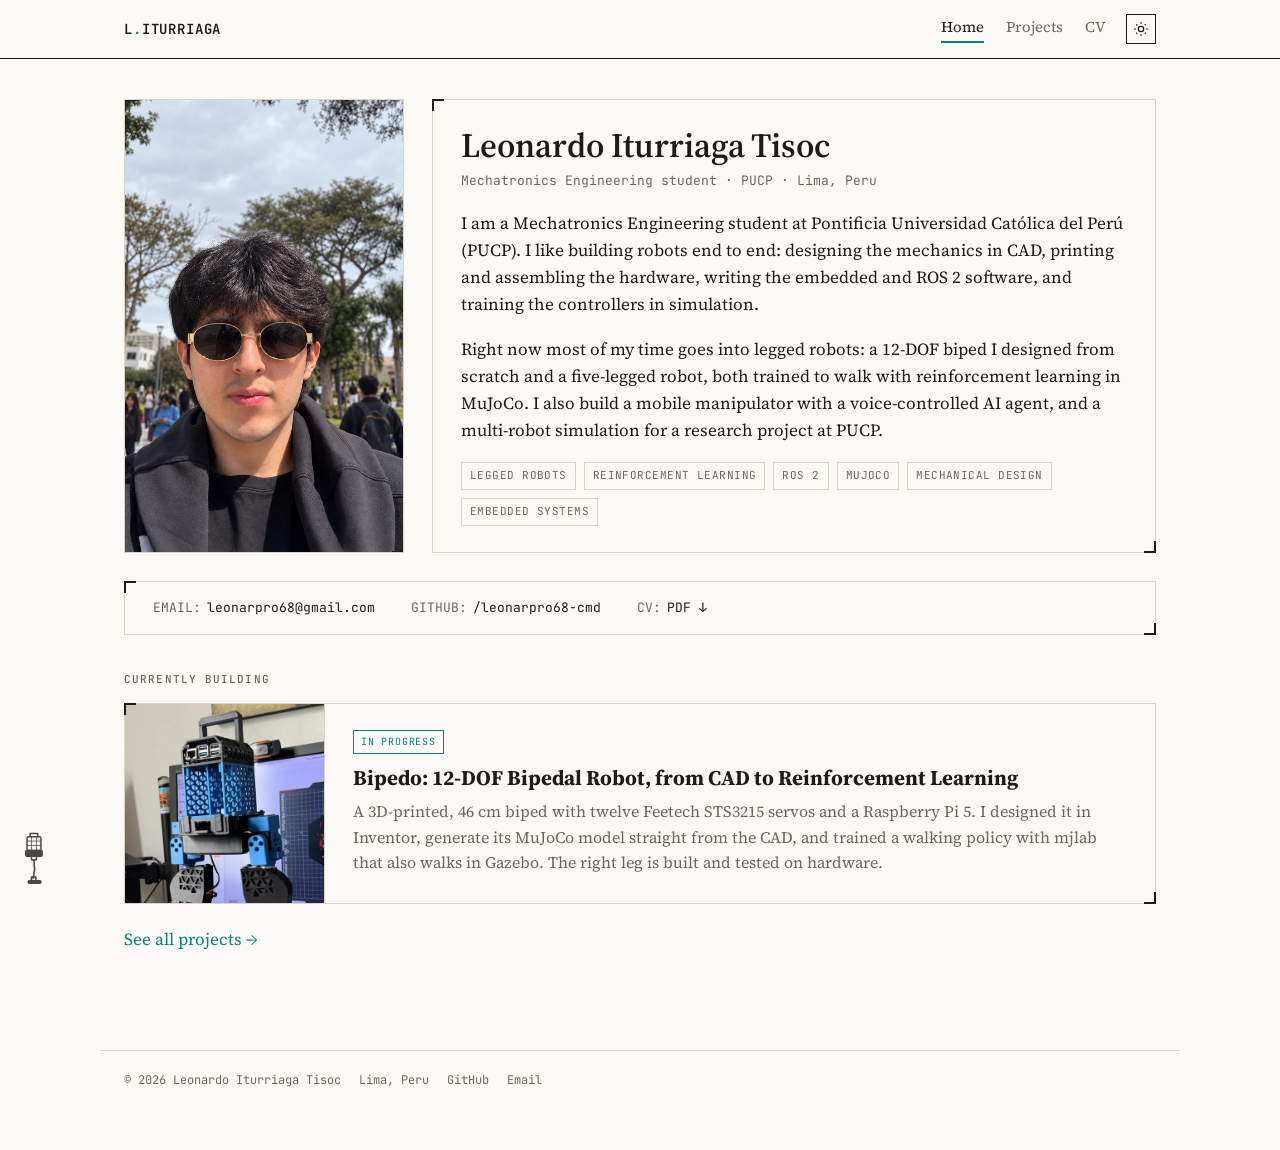
<file: index.html>
<!doctype html>
<html lang="en">
<head>
<meta charset="utf-8">
<meta name="viewport" content="width=device-width, initial-scale=1">
<title>Leonardo Iturriaga Tisoc</title>
<meta name="description" content="Mechatronics Engineering student at PUCP building legged robots, mobile manipulators and robot learning pipelines.">
<link rel="preconnect" href="https://fonts.googleapis.com">
<link rel="preconnect" href="https://fonts.gstatic.com" crossorigin>
<link rel="stylesheet" href="https://fonts.googleapis.com/css2?family=JetBrains+Mono:wght@400;500;600&family=Source+Serif+4:opsz,wght@8..60,400;8..60,600&display=swap">
<link rel="stylesheet" href="css/style.css">
<script src="js/main.js"></script>
</head>
<body>
<header class="nav">
  <div class="nav-inner">
    <a class="brand" href="index.html">L<span>.</span>ITURRIAGA</a>
    <nav class="nav-links" aria-label="Main navigation">
      <a href="index.html" class="active">Home</a>
      <a href="projects/index.html">Projects</a>
      <a href="cv/index.html">CV</a>
    </nav>
    <button id="themeToggle" class="theme-toggle" type="button" aria-label="Toggle light/dark theme"><svg class="sun" width="16" height="16" viewBox="0 0 24 24" fill="none" stroke="currentColor" stroke-width="2"><circle cx="12" cy="12" r="4"/><path d="M12 2v2M12 20v2M4.9 4.9l1.4 1.4M17.7 17.7l1.4 1.4M2 12h2M20 12h2M4.9 19.1l1.4-1.4M17.7 6.3l1.4-1.4"/></svg><svg class="moon" width="16" height="16" viewBox="0 0 24 24" fill="none" stroke="currentColor" stroke-width="2"><path d="M21 12.8A9 9 0 1 1 11.2 3 7 7 0 0 0 21 12.8Z"/></svg></button>
  </div>
</header>

<main>
  <section class="hero">
    <div class="frame hero-figure">
      <img src="assets/img/portrait.webp" width="720" height="900" alt="Portrait of Leonardo Iturriaga Tisoc">
    </div>
    <div class="frame">
      <div class="frame-body">
        <h1>Leonardo Iturriaga Tisoc</h1>
        <div class="role">Mechatronics Engineering student &middot; PUCP &middot; Lima, Peru</div>
        <p>I am a Mechatronics Engineering student at Pontificia Universidad Cat&oacute;lica del Per&uacute; (PUCP). I like building robots end to end: designing the mechanics in CAD, printing and assembling the hardware, writing the embedded and ROS&nbsp;2 software, and training the controllers in simulation.</p>
        <p>Right now most of my time goes into legged robots: a 12-DOF biped I designed from scratch and a five-legged robot, both trained to walk with reinforcement learning in MuJoCo. I also build a mobile manipulator with a voice-controlled AI agent, and a multi-robot simulation for a research project at PUCP.</p>
        <div class="tags"><span>LEGGED ROBOTS</span><span>REINFORCEMENT LEARNING</span><span>ROS 2</span><span>MUJOCO</span><span>MECHANICAL DESIGN</span><span>EMBEDDED SYSTEMS</span></div>
      </div>
    </div>
  </section>

  <section class="frame contact-bar">
    <div><span class="k">EMAIL:</span><a href="mailto:leonarpro68@gmail.com">leonarpro68@gmail.com</a></div>
    <div><span class="k">GITHUB:</span><a href="https://github.com/leonarpro68-cmd" target="_blank" rel="noopener">/leonarpro68-cmd</a></div>
    <div><span class="k">CV:</span><a href="assets/cv/Leonardo_Iturriaga_CV.pdf" target="_blank" rel="noopener">PDF &darr;</a></div>
    <!-- <div><span class="k">LINKEDIN:</span><a href="https://linkedin.com/in/YOUR-HANDLE" target="_blank" rel="noopener">/in/YOUR-HANDLE</a></div> -->
  </section>

  <section class="section">
    <h2 class="label">Currently building</h2>
    <div class="project-list" style="margin-top:0">
      <a class="frame project-row" href="projects/bipedo.html">
        <div class="thumb"><img src="assets/img/projects/bipedo-thumb.webp" width="480" height="480" alt="" loading="lazy"></div>
        <div class="frame-body">
          <div class="meta"><span class="status wip">In progress</span></div>
          <h3>Bipedo: 12-DOF Bipedal Robot, from CAD to Reinforcement Learning</h3>
          <p>A 3D-printed, 46&nbsp;cm biped with twelve Feetech STS3215 servos and a Raspberry&nbsp;Pi&nbsp;5. I designed it in Inventor, generate its MuJoCo model straight from the CAD, and trained a walking policy with mjlab that also walks in Gazebo. The right leg is built and tested on hardware.</p>
        </div>
      </a>
    </div>
    <p style="margin-top:22px"><a href="projects/index.html">See all projects &rarr;</a></p>
  </section>

</main>

<footer class="footer">
  <span>&copy; <span id="year">2026</span> Leonardo Iturriaga Tisoc</span>
  <span>Lima, Peru</span>
  <a href="https://github.com/leonarpro68-cmd" target="_blank" rel="noopener">GitHub</a>
  <a href="mailto:leonarpro68@gmail.com">Email</a>
</footer>
<div class="walker" id="walker" aria-hidden="true"><svg viewBox="0 0 60 100" width="38" height="63">
  <g fill="none" stroke="currentColor" stroke-width="2.4" stroke-linecap="round" stroke-linejoin="round">
    <g class="leg leg-back" opacity=".45">
      <path d="M30 46 L31 61 L29 75"/>
      <rect x="26" y="73" width="7" height="6" rx="1"/>
      <g class="foot"><rect x="21" y="79" width="20" height="4" rx="2" fill="currentColor"/><g class="flame" stroke="none"><path d="M23 84 Q25 91 27 97 Q29 91 31 84 Z" fill="#ff9a1f"/><path d="M33 84 Q35 89 37 95 Q39 89 41 84 Z" fill="#ff9a1f"/><path d="M24.5 84 Q26 88 27 91 Q28 88 29.5 84 Z" fill="#ffe14d"/><path d="M34.5 84 Q36 87 37 89.5 Q38 87 39.5 84 Z" fill="#ffe14d"/></g></g>
    </g>
    <g class="body">
      <path d="M24 9V4h12v5"/>
      <rect x="19" y="9" width="22" height="22" rx="2"/>
      <path d="M19 16h22M19 23h22M26 9v22M34 9v22" stroke-width="1.2"/>
      <rect x="17" y="31" width="26" height="9" rx="1.5" fill="currentColor"/>
      <rect x="26" y="40" width="8" height="6" rx="1"/>
    </g>
    <g class="leg leg-front">
      <path d="M30 46 L31 61 L29 75"/>
      <rect x="26" y="73" width="7" height="6" rx="1"/>
      <g class="foot"><rect x="21" y="79" width="20" height="4" rx="2" fill="currentColor"/><g class="flame" stroke="none"><path d="M23 84 Q25 91 27 97 Q29 91 31 84 Z" fill="#ff9a1f"/><path d="M33 84 Q35 89 37 95 Q39 89 41 84 Z" fill="#ff9a1f"/><path d="M24.5 84 Q26 88 27 91 Q28 88 29.5 84 Z" fill="#ffe14d"/><path d="M34.5 84 Q36 87 37 89.5 Q38 87 39.5 84 Z" fill="#ffe14d"/></g></g>
    </g>
  </g>
</svg></div>
</body>
</html>
</file>
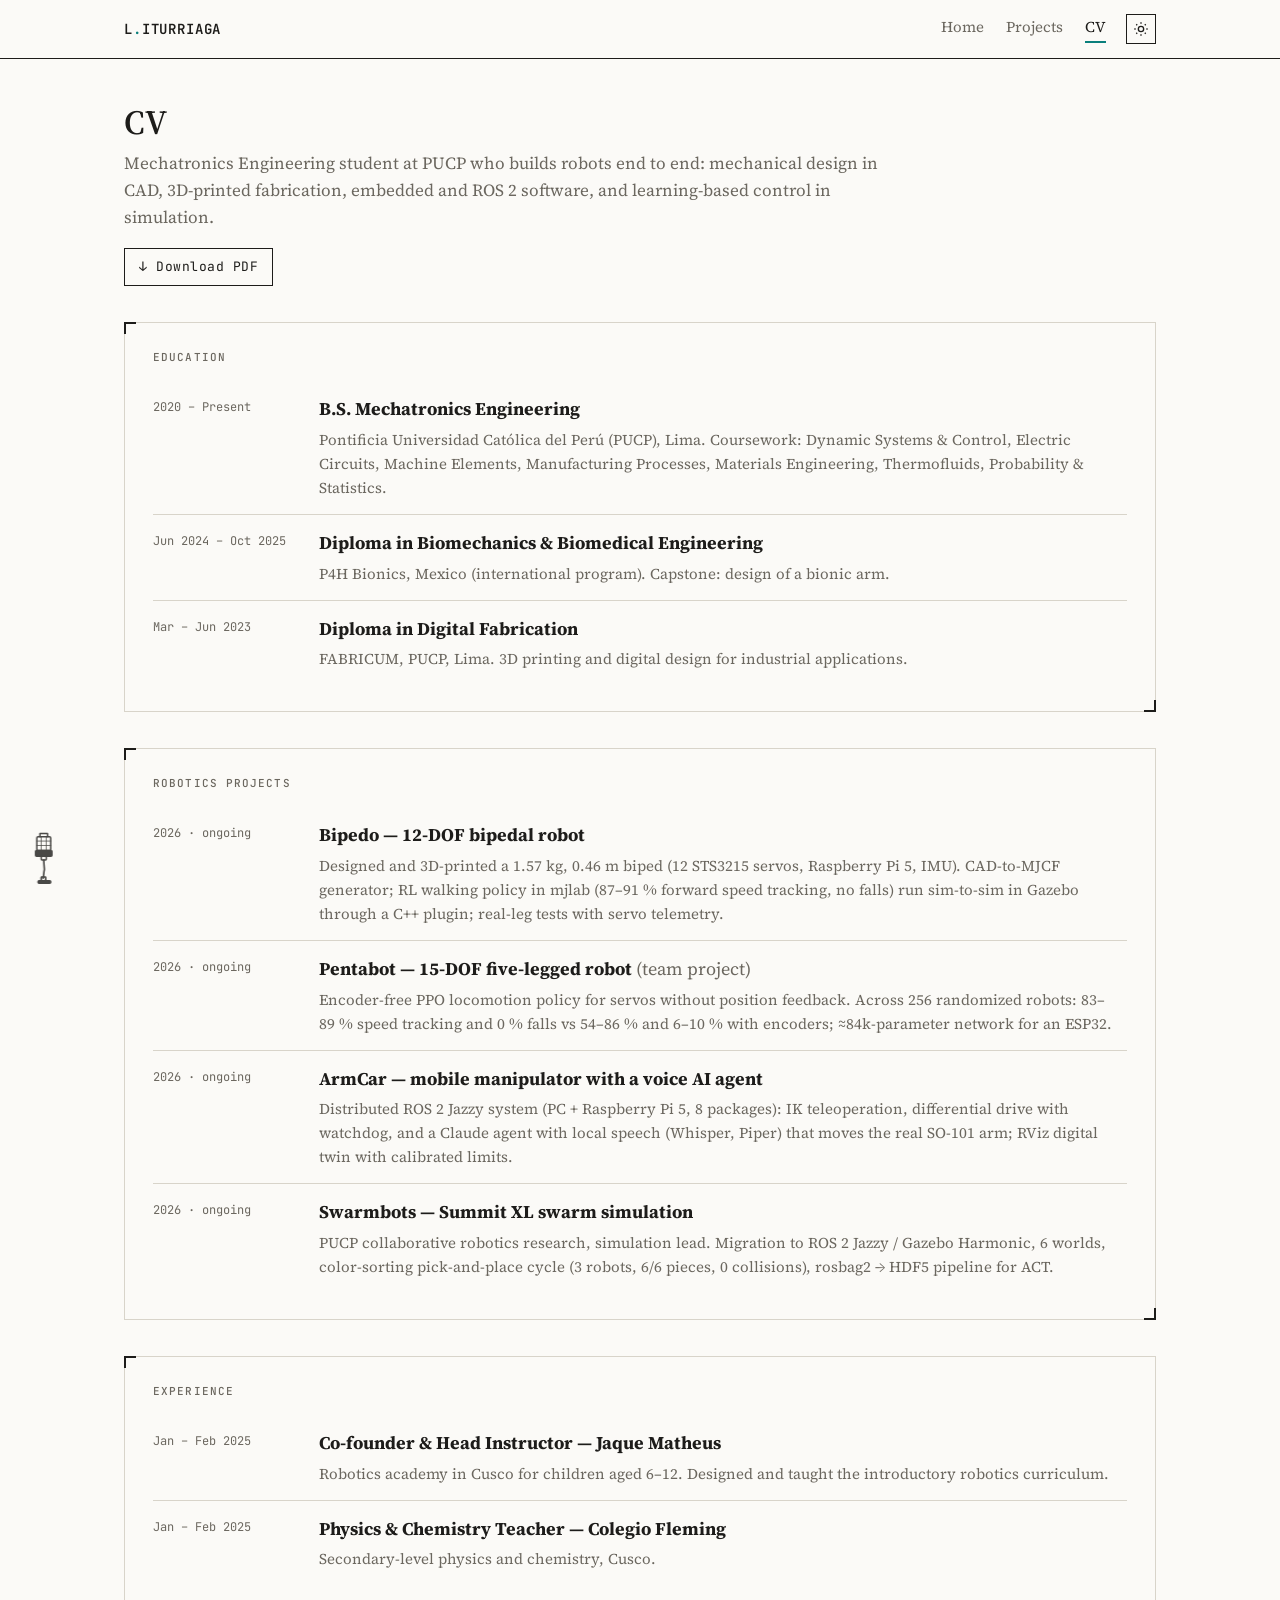
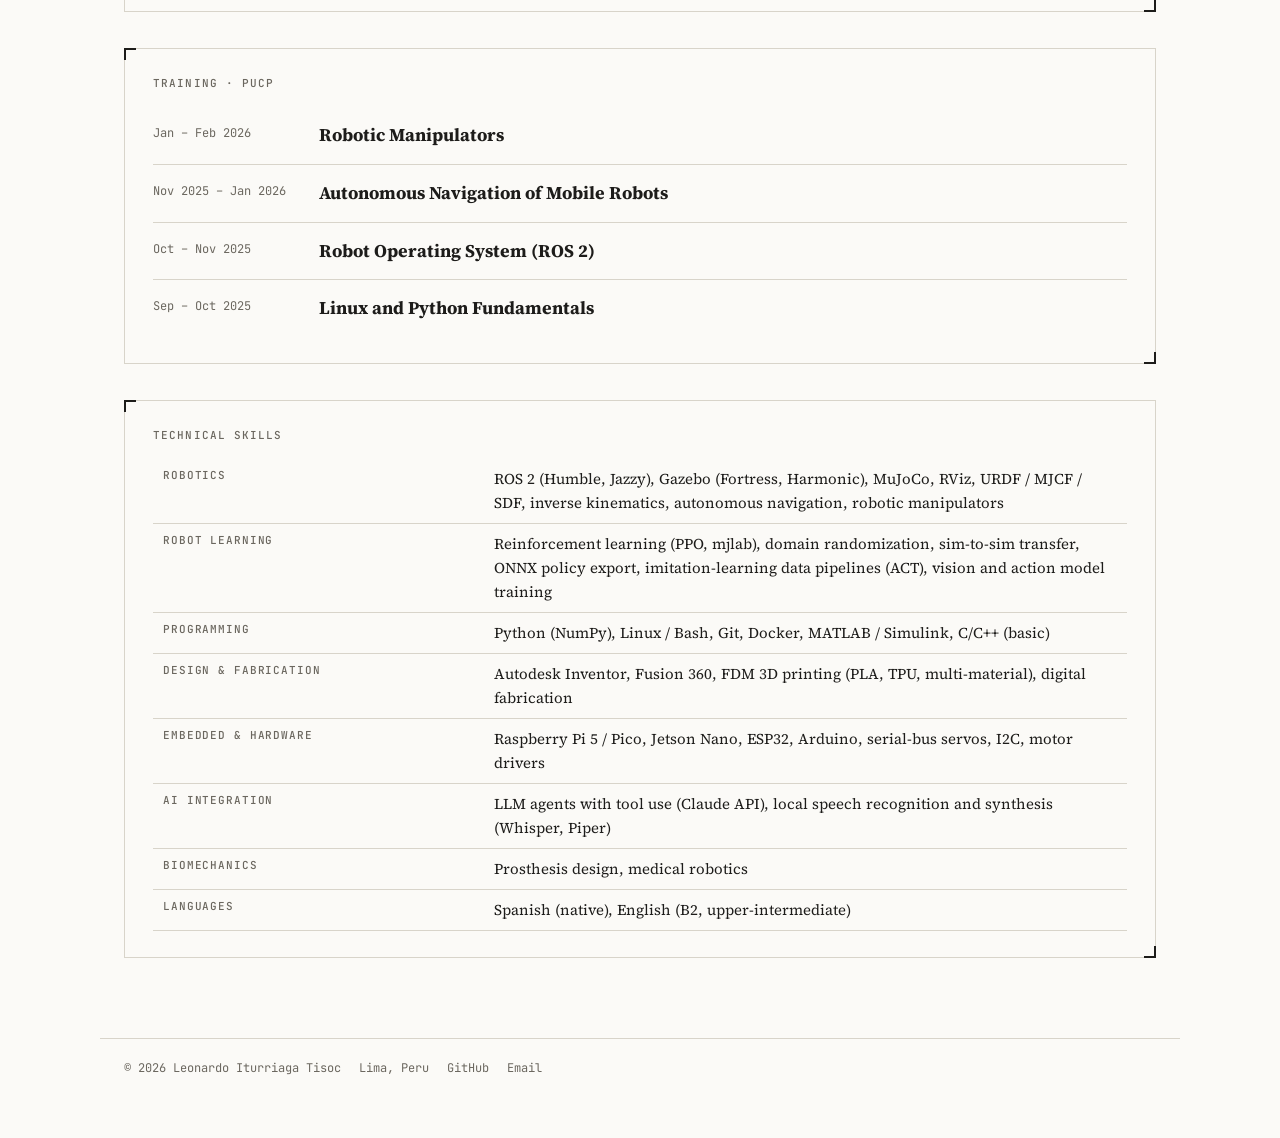
<file: cv/index.html>
<!doctype html>
<html lang="en">
<head>
<meta charset="utf-8">
<meta name="viewport" content="width=device-width, initial-scale=1">
<title>CV | Leonardo Iturriaga</title>
<meta name="description" content="CV of Leonardo Iturriaga Tisoc.">
<link rel="preconnect" href="https://fonts.googleapis.com">
<link rel="preconnect" href="https://fonts.gstatic.com" crossorigin>
<link rel="stylesheet" href="https://fonts.googleapis.com/css2?family=JetBrains+Mono:wght@400;500;600&family=Source+Serif+4:opsz,wght@8..60,400;8..60,600&display=swap">
<link rel="stylesheet" href="../css/style.css">
<script src="../js/main.js"></script>
</head>
<body>
<header class="nav">
  <div class="nav-inner">
    <a class="brand" href="../index.html">L<span>.</span>ITURRIAGA</a>
    <nav class="nav-links" aria-label="Main navigation">
      <a href="../index.html">Home</a>
      <a href="../projects/index.html">Projects</a>
      <a href="../cv/index.html" class="active">CV</a>
    </nav>
    <button id="themeToggle" class="theme-toggle" type="button" aria-label="Toggle light/dark theme"><svg class="sun" width="16" height="16" viewBox="0 0 24 24" fill="none" stroke="currentColor" stroke-width="2"><circle cx="12" cy="12" r="4"/><path d="M12 2v2M12 20v2M4.9 4.9l1.4 1.4M17.7 17.7l1.4 1.4M2 12h2M20 12h2M4.9 19.1l1.4-1.4M17.7 6.3l1.4-1.4"/></svg><svg class="moon" width="16" height="16" viewBox="0 0 24 24" fill="none" stroke="currentColor" stroke-width="2"><path d="M21 12.8A9 9 0 1 1 11.2 3 7 7 0 0 0 21 12.8Z"/></svg></button>
  </div>
</header>

<main>
  <div class="page-head">
    <h1>CV</h1>
    <p>Mechatronics Engineering student at PUCP who builds robots end to end: mechanical design in CAD, 3D-printed fabrication, embedded and ROS&nbsp;2 software, and learning-based control in simulation.</p>
    <p style="margin-top:16px"><a class="btn" href="../assets/cv/Leonardo_Iturriaga_CV.pdf" target="_blank" rel="noopener">&darr; Download PDF</a></p>
  </div>

  <section class="section frame"><div class="frame-body">
    <h2 class="label">Education</h2>
    <div class="cv-entry"><div class="when">2020 &ndash; Present</div><div>
      <h3>B.S. Mechatronics Engineering</h3>
      <p>Pontificia Universidad Cat&oacute;lica del Per&uacute; (PUCP), Lima. Coursework: Dynamic Systems &amp; Control, Electric Circuits, Machine Elements, Manufacturing Processes, Materials Engineering, Thermofluids, Probability &amp; Statistics.</p>
    </div></div>
    <div class="cv-entry"><div class="when">Jun 2024 &ndash; Oct 2025</div><div>
      <h3>Diploma in Biomechanics &amp; Biomedical Engineering</h3>
      <p>P4H Bionics, Mexico (international program). Capstone: design of a bionic arm.</p>
    </div></div>
    <div class="cv-entry"><div class="when">Mar &ndash; Jun 2023</div><div>
      <h3>Diploma in Digital Fabrication</h3>
      <p>FABRICUM, PUCP, Lima. 3D printing and digital design for industrial applications.</p>
    </div></div>
  </div></section>

  <section class="section frame"><div class="frame-body">
    <h2 class="label">Robotics projects</h2>
    <div class="cv-entry"><div class="when">2026 &middot; ongoing</div><div>
      <h3><a href="../projects/bipedo.html">Bipedo &mdash; 12-DOF bipedal robot</a></h3>
      <p>Designed and 3D-printed a 1.57&nbsp;kg, 0.46&nbsp;m biped (12 STS3215 servos, Raspberry&nbsp;Pi&nbsp;5, IMU). CAD-to-MJCF generator; RL walking policy in mjlab (87&ndash;91&nbsp;% forward speed tracking, no falls) run sim-to-sim in Gazebo through a C++ plugin; real-leg tests with servo telemetry.</p>
    </div></div>
    <div class="cv-entry"><div class="when">2026 &middot; ongoing</div><div>
      <h3><a href="../projects/pentabot.html">Pentabot &mdash; 15-DOF five-legged robot</a> <span style="font-weight:400;color:var(--muted)">(team project)</span></h3>
      <p>Encoder-free PPO locomotion policy for servos without position feedback. Across 256 randomized robots: 83&ndash;89&nbsp;% speed tracking and 0&nbsp;% falls vs 54&ndash;86&nbsp;% and 6&ndash;10&nbsp;% with encoders; &asymp;84k-parameter network for an ESP32.</p>
    </div></div>
    <div class="cv-entry"><div class="when">2026 &middot; ongoing</div><div>
      <h3><a href="../projects/armcar.html">ArmCar &mdash; mobile manipulator with a voice AI agent</a></h3>
      <p>Distributed ROS&nbsp;2 Jazzy system (PC + Raspberry&nbsp;Pi&nbsp;5, 8 packages): IK teleoperation, differential drive with watchdog, and a Claude agent with local speech (Whisper, Piper) that moves the real SO-101 arm; RViz digital twin with calibrated limits.</p>
    </div></div>
    <div class="cv-entry"><div class="when">2026 &middot; ongoing</div><div>
      <h3><a href="../projects/swarm.html">Swarmbots &mdash; Summit XL swarm simulation</a></h3>
      <p>PUCP collaborative robotics research, simulation lead. Migration to ROS&nbsp;2 Jazzy / Gazebo Harmonic, 6 worlds, color-sorting pick-and-place cycle (3 robots, 6/6 pieces, 0 collisions), rosbag2 &rarr; HDF5 pipeline for ACT.</p>
    </div></div>
  </div></section>

  <section class="section frame"><div class="frame-body">
    <h2 class="label">Experience</h2>
    <div class="cv-entry"><div class="when">Jan &ndash; Feb 2025</div><div>
      <h3>Co-founder &amp; Head Instructor &mdash; Jaque Matheus</h3>
      <p>Robotics academy in Cusco for children aged 6&ndash;12. Designed and taught the introductory robotics curriculum.</p>
    </div></div>
    <div class="cv-entry"><div class="when">Jan &ndash; Feb 2025</div><div>
      <h3>Physics &amp; Chemistry Teacher &mdash; Colegio Fleming</h3>
      <p>Secondary-level physics and chemistry, Cusco.</p>
    </div></div>
  </div></section>

  <section class="section frame"><div class="frame-body">
    <h2 class="label">Training &middot; PUCP</h2>
    <div class="cv-entry"><div class="when">Jan &ndash; Feb 2026</div><div><h3>Robotic Manipulators</h3></div></div>
    <div class="cv-entry"><div class="when">Nov 2025 &ndash; Jan 2026</div><div><h3>Autonomous Navigation of Mobile Robots</h3></div></div>
    <div class="cv-entry"><div class="when">Oct &ndash; Nov 2025</div><div><h3>Robot Operating System (ROS&nbsp;2)</h3></div></div>
    <div class="cv-entry"><div class="when">Sep &ndash; Oct 2025</div><div><h3>Linux and Python Fundamentals</h3></div></div>
  </div></section>

  <section class="section frame"><div class="frame-body">
    <h2 class="label">Technical skills</h2>
    <table class="specs" style="margin:0">
      <tr><th>Robotics</th><td>ROS&nbsp;2 (Humble, Jazzy), Gazebo (Fortress, Harmonic), MuJoCo, RViz, URDF / MJCF / SDF, inverse kinematics, autonomous navigation, robotic manipulators</td></tr>
      <tr><th>Robot learning</th><td>Reinforcement learning (PPO, mjlab), domain randomization, sim-to-sim transfer, ONNX policy export, imitation-learning data pipelines (ACT), vision and action model training</td></tr>
      <tr><th>Programming</th><td>Python (NumPy), Linux / Bash, Git, Docker, MATLAB / Simulink, C/C++ (basic)</td></tr>
      <tr><th>Design &amp; fabrication</th><td>Autodesk Inventor, Fusion 360, FDM 3D printing (PLA, TPU, multi-material), digital fabrication</td></tr>
      <tr><th>Embedded &amp; hardware</th><td>Raspberry&nbsp;Pi&nbsp;5 / Pico, Jetson Nano, ESP32, Arduino, serial-bus servos, I2C, motor drivers</td></tr>
      <tr><th>AI integration</th><td>LLM agents with tool use (Claude API), local speech recognition and synthesis (Whisper, Piper)</td></tr>
      <tr><th>Biomechanics</th><td>Prosthesis design, medical robotics</td></tr>
      <tr><th>Languages</th><td>Spanish (native), English (B2, upper-intermediate)</td></tr>
    </table>
  </div></section>

</main>

<footer class="footer">
  <span>&copy; <span id="year">2026</span> Leonardo Iturriaga Tisoc</span>
  <span>Lima, Peru</span>
  <a href="https://github.com/leonarpro68-cmd" target="_blank" rel="noopener">GitHub</a>
  <a href="mailto:leonarpro68@gmail.com">Email</a>
</footer>
<div class="walker" id="walker" aria-hidden="true"><svg viewBox="0 0 60 100" width="38" height="63">
  <g fill="none" stroke="currentColor" stroke-width="2.4" stroke-linecap="round" stroke-linejoin="round">
    <g class="leg leg-back" opacity=".45">
      <path d="M30 46 L31 61 L29 75"/>
      <rect x="26" y="73" width="7" height="6" rx="1"/>
      <g class="foot"><rect x="21" y="79" width="20" height="4" rx="2" fill="currentColor"/><g class="flame" stroke="none"><path d="M23 84 Q25 91 27 97 Q29 91 31 84 Z" fill="#ff9a1f"/><path d="M33 84 Q35 89 37 95 Q39 89 41 84 Z" fill="#ff9a1f"/><path d="M24.5 84 Q26 88 27 91 Q28 88 29.5 84 Z" fill="#ffe14d"/><path d="M34.5 84 Q36 87 37 89.5 Q38 87 39.5 84 Z" fill="#ffe14d"/></g></g>
    </g>
    <g class="body">
      <path d="M24 9V4h12v5"/>
      <rect x="19" y="9" width="22" height="22" rx="2"/>
      <path d="M19 16h22M19 23h22M26 9v22M34 9v22" stroke-width="1.2"/>
      <rect x="17" y="31" width="26" height="9" rx="1.5" fill="currentColor"/>
      <rect x="26" y="40" width="8" height="6" rx="1"/>
    </g>
    <g class="leg leg-front">
      <path d="M30 46 L31 61 L29 75"/>
      <rect x="26" y="73" width="7" height="6" rx="1"/>
      <g class="foot"><rect x="21" y="79" width="20" height="4" rx="2" fill="currentColor"/><g class="flame" stroke="none"><path d="M23 84 Q25 91 27 97 Q29 91 31 84 Z" fill="#ff9a1f"/><path d="M33 84 Q35 89 37 95 Q39 89 41 84 Z" fill="#ff9a1f"/><path d="M24.5 84 Q26 88 27 91 Q28 88 29.5 84 Z" fill="#ffe14d"/><path d="M34.5 84 Q36 87 37 89.5 Q38 87 39.5 84 Z" fill="#ffe14d"/></g></g>
    </g>
  </g>
</svg></div>
</body>
</html>
</file>
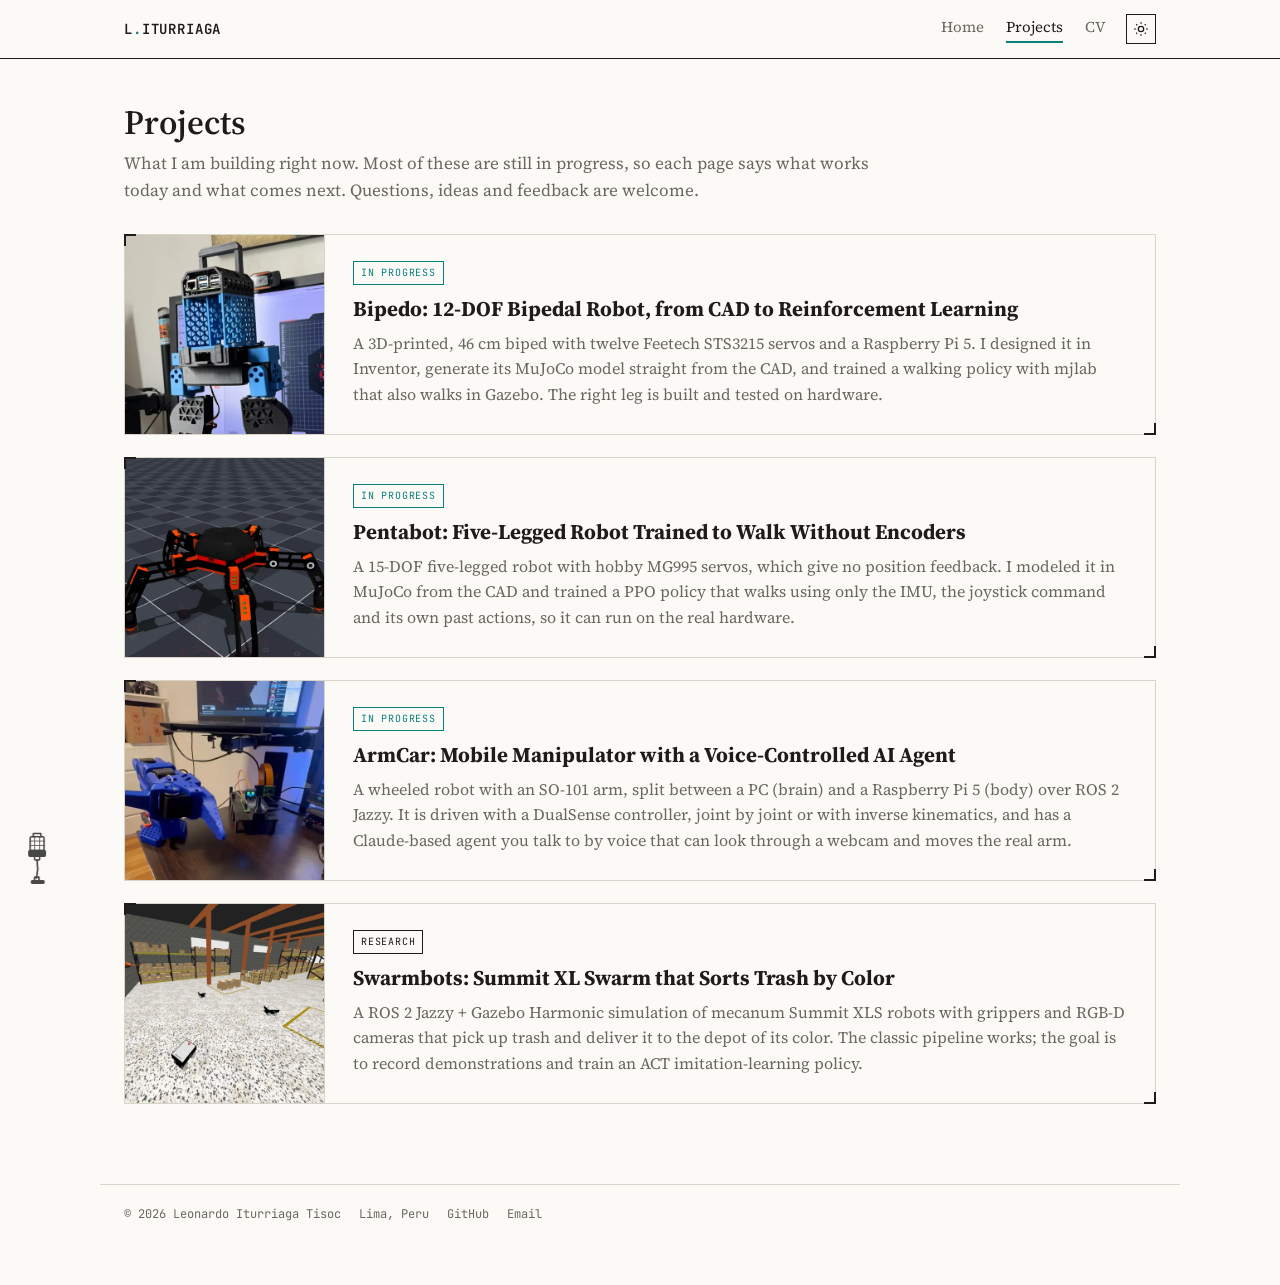
<file: projects/index.html>
<!doctype html>
<html lang="en">
<head>
<meta charset="utf-8">
<meta name="viewport" content="width=device-width, initial-scale=1">
<title>Projects | Leonardo Iturriaga</title>
<meta name="description" content="Robotics projects by Leonardo Iturriaga Tisoc.">
<link rel="preconnect" href="https://fonts.googleapis.com">
<link rel="preconnect" href="https://fonts.gstatic.com" crossorigin>
<link rel="stylesheet" href="https://fonts.googleapis.com/css2?family=JetBrains+Mono:wght@400;500;600&family=Source+Serif+4:opsz,wght@8..60,400;8..60,600&display=swap">
<link rel="stylesheet" href="../css/style.css">
<script src="../js/main.js"></script>
</head>
<body>
<header class="nav">
  <div class="nav-inner">
    <a class="brand" href="../index.html">L<span>.</span>ITURRIAGA</a>
    <nav class="nav-links" aria-label="Main navigation">
      <a href="../index.html">Home</a>
      <a href="../projects/index.html" class="active">Projects</a>
      <a href="../cv/index.html">CV</a>
    </nav>
    <button id="themeToggle" class="theme-toggle" type="button" aria-label="Toggle light/dark theme"><svg class="sun" width="16" height="16" viewBox="0 0 24 24" fill="none" stroke="currentColor" stroke-width="2"><circle cx="12" cy="12" r="4"/><path d="M12 2v2M12 20v2M4.9 4.9l1.4 1.4M17.7 17.7l1.4 1.4M2 12h2M20 12h2M4.9 19.1l1.4-1.4M17.7 6.3l1.4-1.4"/></svg><svg class="moon" width="16" height="16" viewBox="0 0 24 24" fill="none" stroke="currentColor" stroke-width="2"><path d="M21 12.8A9 9 0 1 1 11.2 3 7 7 0 0 0 21 12.8Z"/></svg></button>
  </div>
</header>

<main>
  <div class="page-head">
    <h1>Projects</h1>
    <p>What I am building right now. Most of these are still in progress, so each page says what works today and what comes next. Questions, ideas and feedback are welcome.</p>
  </div>
  <section class="project-list">
      <a class="frame project-row" href="../projects/bipedo.html">
        <div class="thumb"><img src="../assets/img/projects/bipedo-thumb.webp" width="480" height="480" alt="" loading="lazy"></div>
        <div class="frame-body">
          <div class="meta"><span class="status wip">In progress</span></div>
          <h3>Bipedo: 12-DOF Bipedal Robot, from CAD to Reinforcement Learning</h3>
          <p>A 3D-printed, 46&nbsp;cm biped with twelve Feetech STS3215 servos and a Raspberry&nbsp;Pi&nbsp;5. I designed it in Inventor, generate its MuJoCo model straight from the CAD, and trained a walking policy with mjlab that also walks in Gazebo. The right leg is built and tested on hardware.</p>
        </div>
      </a>
      <a class="frame project-row" href="../projects/pentabot.html">
        <div class="thumb"><img src="../assets/img/projects/pentabot-thumb.webp" width="480" height="480" alt="" loading="lazy"></div>
        <div class="frame-body">
          <div class="meta"><span class="status wip">In progress</span></div>
          <h3>Pentabot: Five-Legged Robot Trained to Walk Without Encoders</h3>
          <p>A 15-DOF five-legged robot with hobby MG995 servos, which give no position feedback. I modeled it in MuJoCo from the CAD and trained a PPO policy that walks using only the IMU, the joystick command and its own past actions, so it can run on the real hardware.</p>
        </div>
      </a>
      <a class="frame project-row" href="../projects/armcar.html">
        <div class="thumb"><img src="../assets/img/projects/armcar-thumb.webp" width="480" height="480" alt="" loading="lazy"></div>
        <div class="frame-body">
          <div class="meta"><span class="status wip">In progress</span></div>
          <h3>ArmCar: Mobile Manipulator with a Voice-Controlled AI Agent</h3>
          <p>A wheeled robot with an SO-101 arm, split between a PC (brain) and a Raspberry&nbsp;Pi&nbsp;5 (body) over ROS&nbsp;2 Jazzy. It is driven with a DualSense controller, joint by joint or with inverse kinematics, and has a Claude-based agent you talk to by voice that can look through a webcam and moves the real arm.</p>
        </div>
      </a>
      <a class="frame project-row" href="../projects/swarm.html">
        <div class="thumb"><img src="../assets/img/projects/swarm-thumb.webp" width="480" height="480" alt="" loading="lazy"></div>
        <div class="frame-body">
          <div class="meta"><span class="status research">Research</span></div>
          <h3>Swarmbots: Summit XL Swarm that Sorts Trash by Color</h3>
          <p>A ROS&nbsp;2 Jazzy + Gazebo Harmonic simulation of mecanum Summit XLS robots with grippers and RGB-D cameras that pick up trash and deliver it to the depot of its color. The classic pipeline works; the goal is to record demonstrations and train an ACT imitation-learning policy.</p>
        </div>
      </a>
  </section>

</main>

<footer class="footer">
  <span>&copy; <span id="year">2026</span> Leonardo Iturriaga Tisoc</span>
  <span>Lima, Peru</span>
  <a href="https://github.com/leonarpro68-cmd" target="_blank" rel="noopener">GitHub</a>
  <a href="mailto:leonarpro68@gmail.com">Email</a>
</footer>
<div class="walker" id="walker" aria-hidden="true"><svg viewBox="0 0 60 100" width="38" height="63">
  <g fill="none" stroke="currentColor" stroke-width="2.4" stroke-linecap="round" stroke-linejoin="round">
    <g class="leg leg-back" opacity=".45">
      <path d="M30 46 L31 61 L29 75"/>
      <rect x="26" y="73" width="7" height="6" rx="1"/>
      <g class="foot"><rect x="21" y="79" width="20" height="4" rx="2" fill="currentColor"/><g class="flame" stroke="none"><path d="M23 84 Q25 91 27 97 Q29 91 31 84 Z" fill="#ff9a1f"/><path d="M33 84 Q35 89 37 95 Q39 89 41 84 Z" fill="#ff9a1f"/><path d="M24.5 84 Q26 88 27 91 Q28 88 29.5 84 Z" fill="#ffe14d"/><path d="M34.5 84 Q36 87 37 89.5 Q38 87 39.5 84 Z" fill="#ffe14d"/></g></g>
    </g>
    <g class="body">
      <path d="M24 9V4h12v5"/>
      <rect x="19" y="9" width="22" height="22" rx="2"/>
      <path d="M19 16h22M19 23h22M26 9v22M34 9v22" stroke-width="1.2"/>
      <rect x="17" y="31" width="26" height="9" rx="1.5" fill="currentColor"/>
      <rect x="26" y="40" width="8" height="6" rx="1"/>
    </g>
    <g class="leg leg-front">
      <path d="M30 46 L31 61 L29 75"/>
      <rect x="26" y="73" width="7" height="6" rx="1"/>
      <g class="foot"><rect x="21" y="79" width="20" height="4" rx="2" fill="currentColor"/><g class="flame" stroke="none"><path d="M23 84 Q25 91 27 97 Q29 91 31 84 Z" fill="#ff9a1f"/><path d="M33 84 Q35 89 37 95 Q39 89 41 84 Z" fill="#ff9a1f"/><path d="M24.5 84 Q26 88 27 91 Q28 88 29.5 84 Z" fill="#ffe14d"/><path d="M34.5 84 Q36 87 37 89.5 Q38 87 39.5 84 Z" fill="#ffe14d"/></g></g>
    </g>
  </g>
</svg></div>
</body>
</html>
</file>
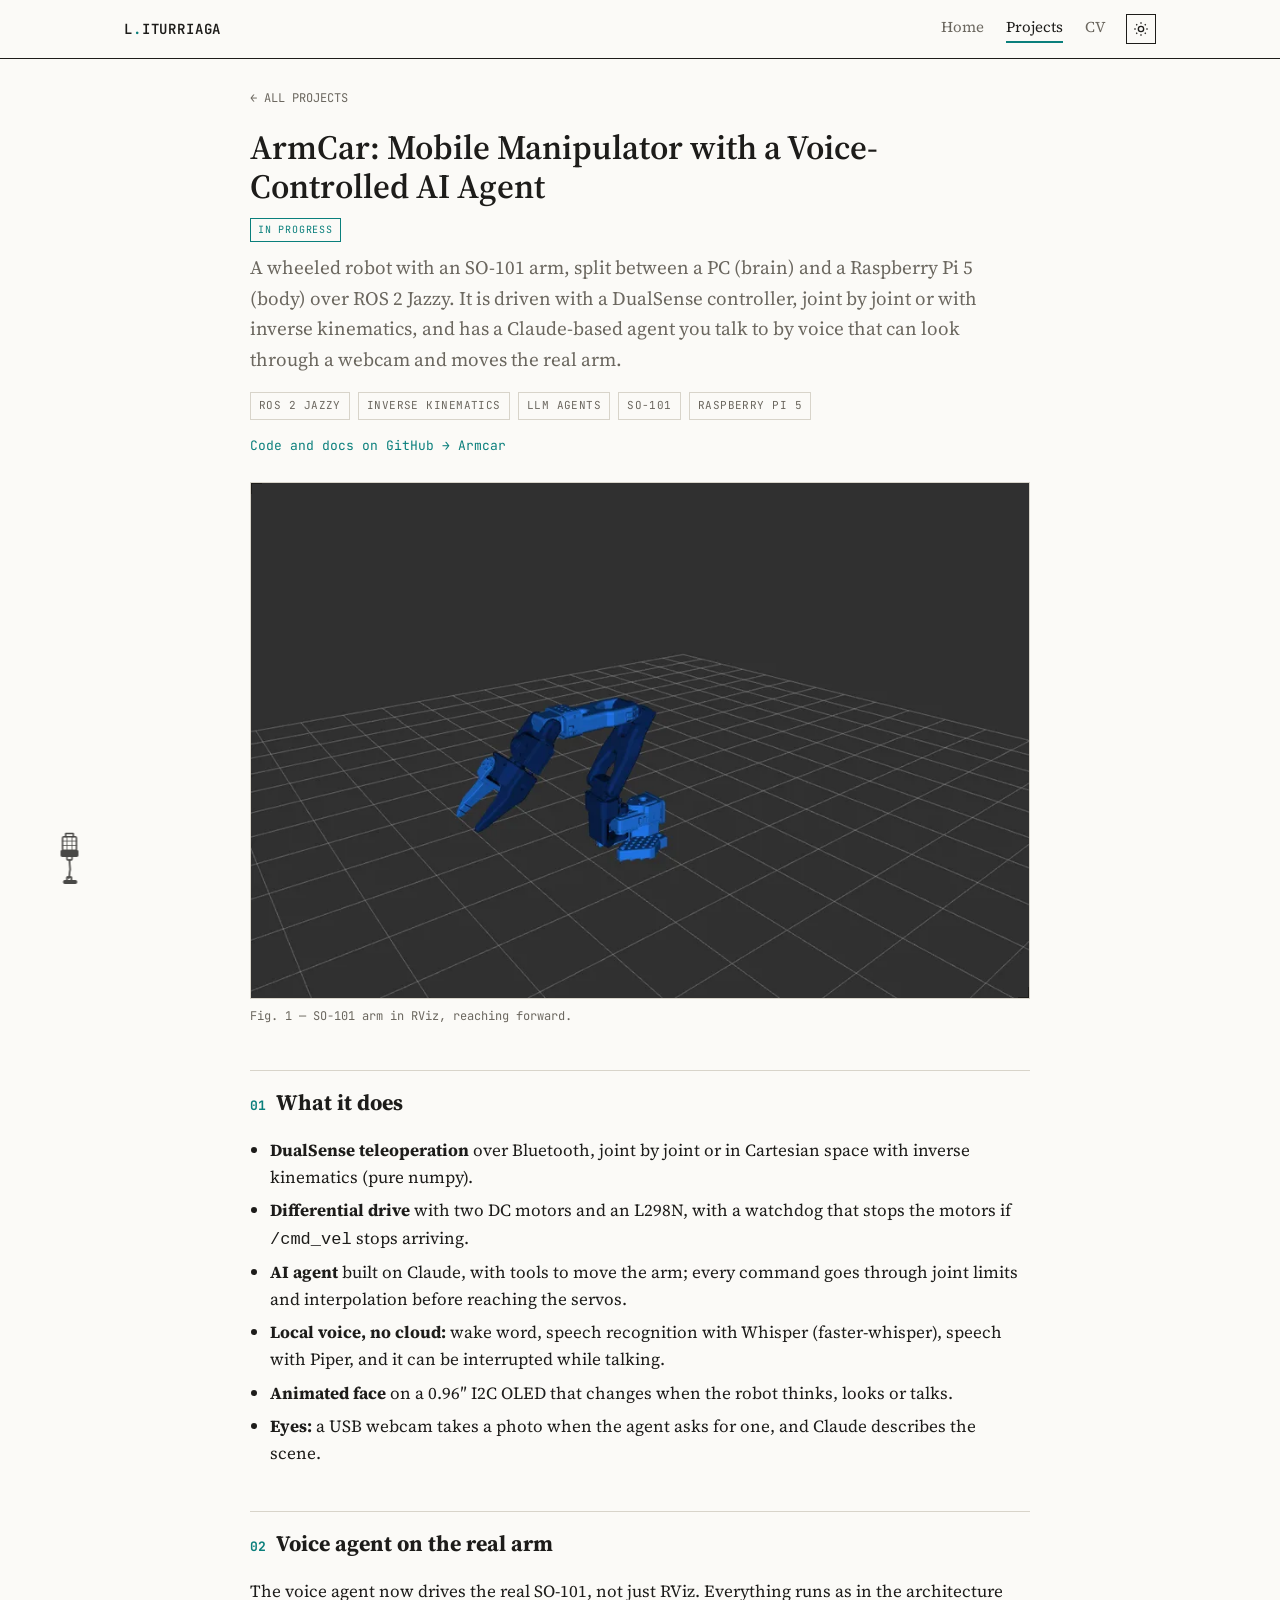
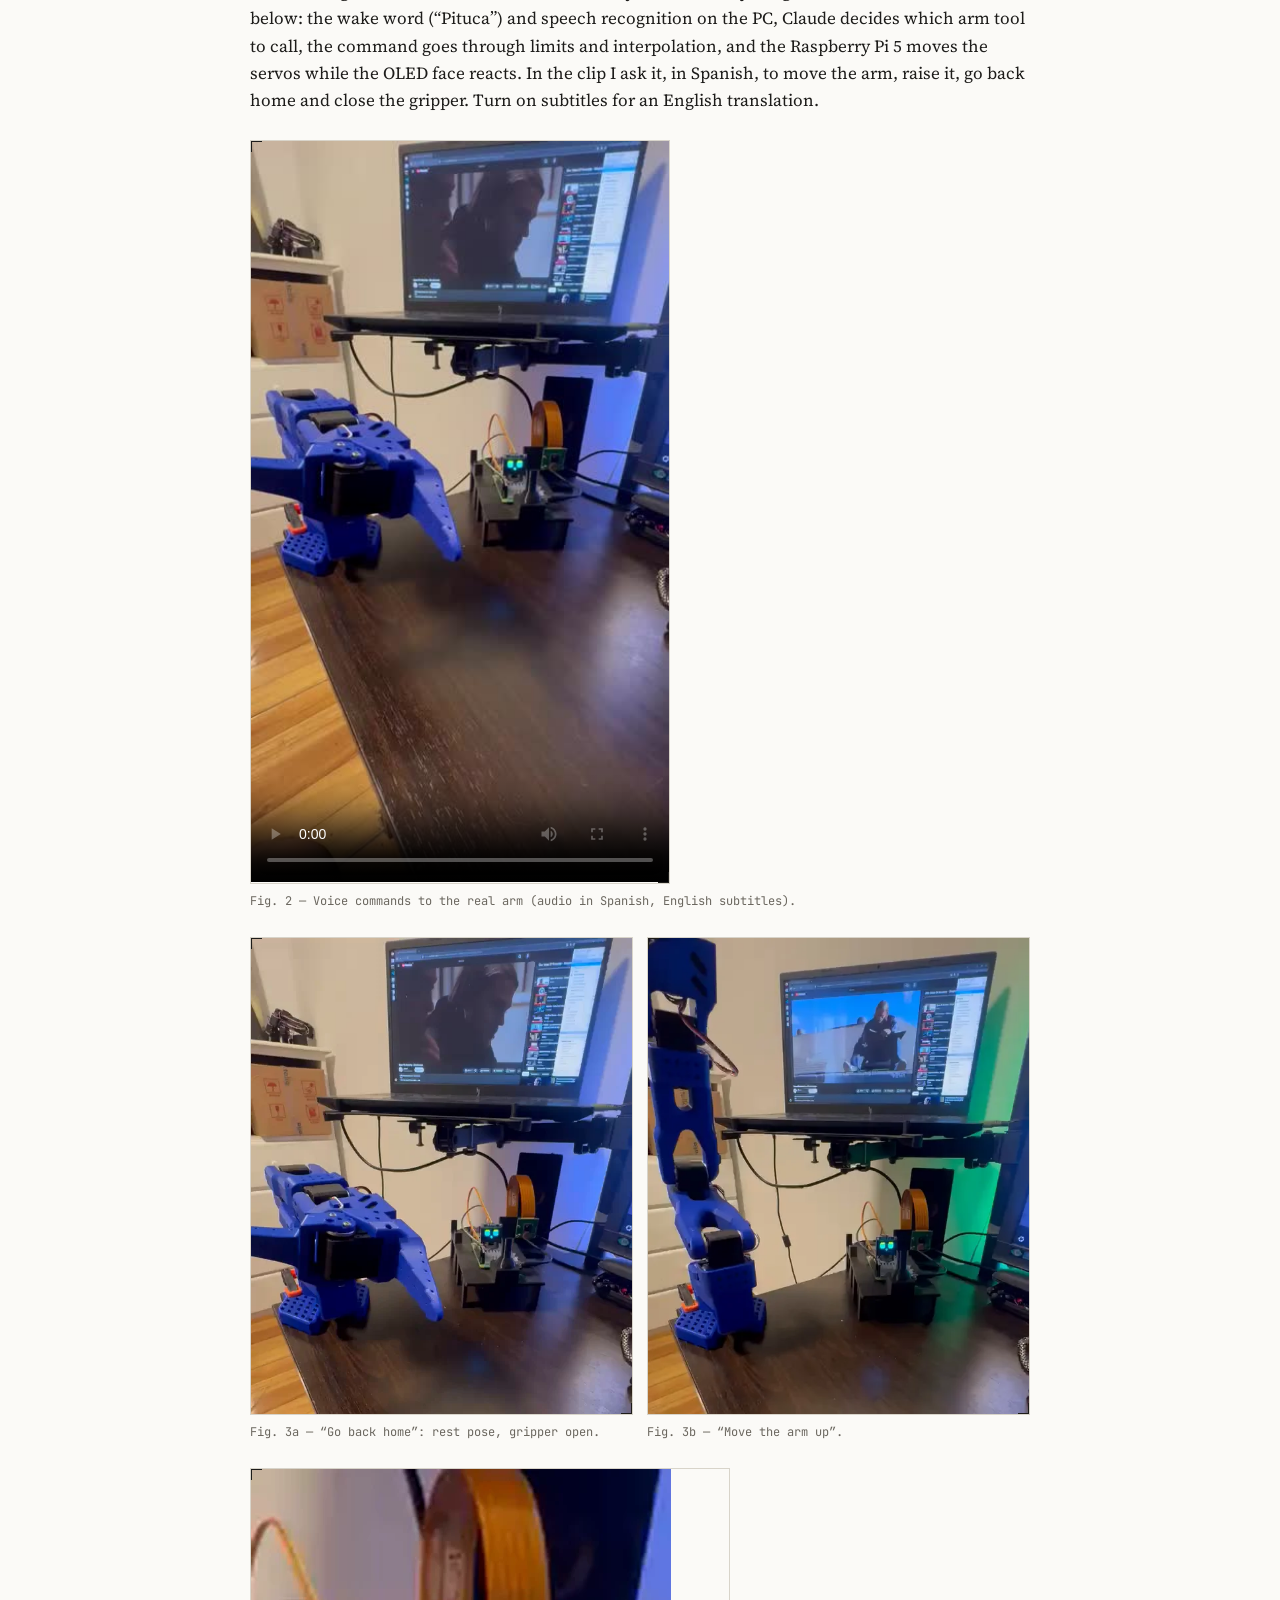
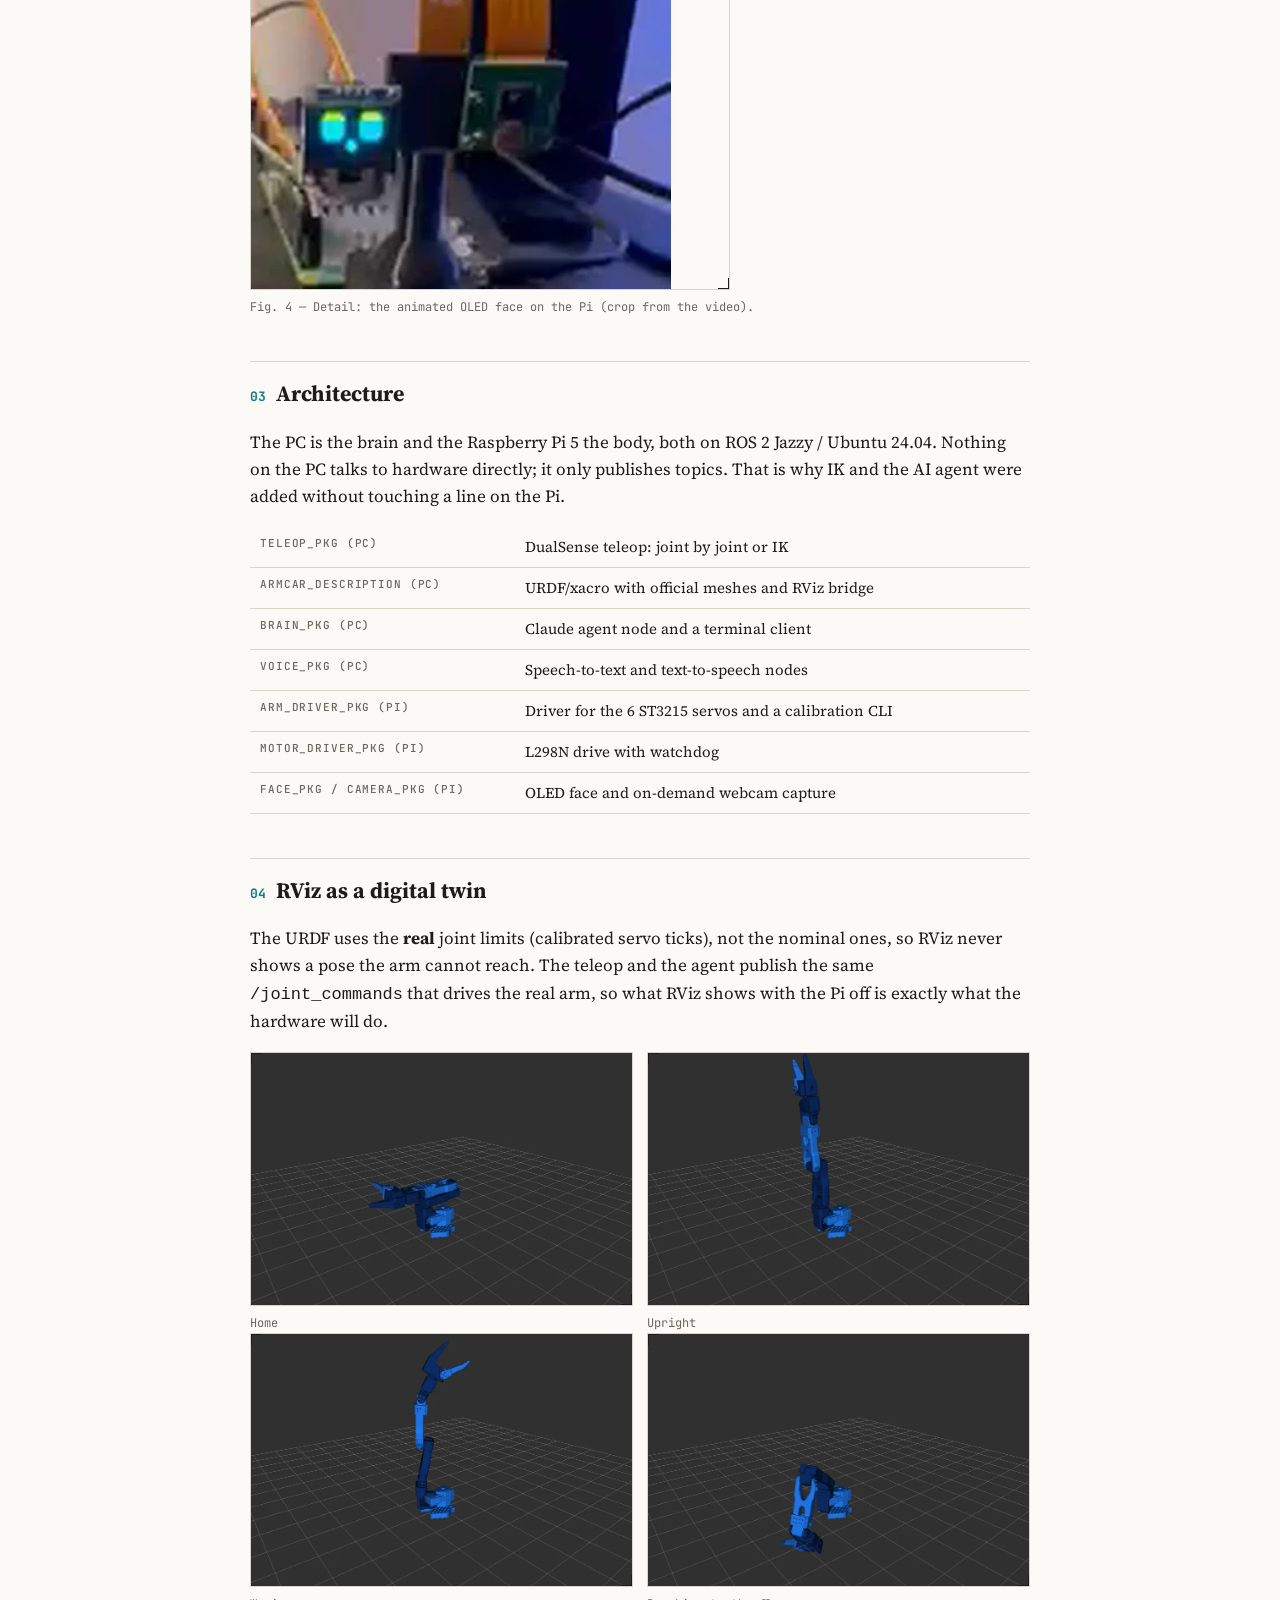
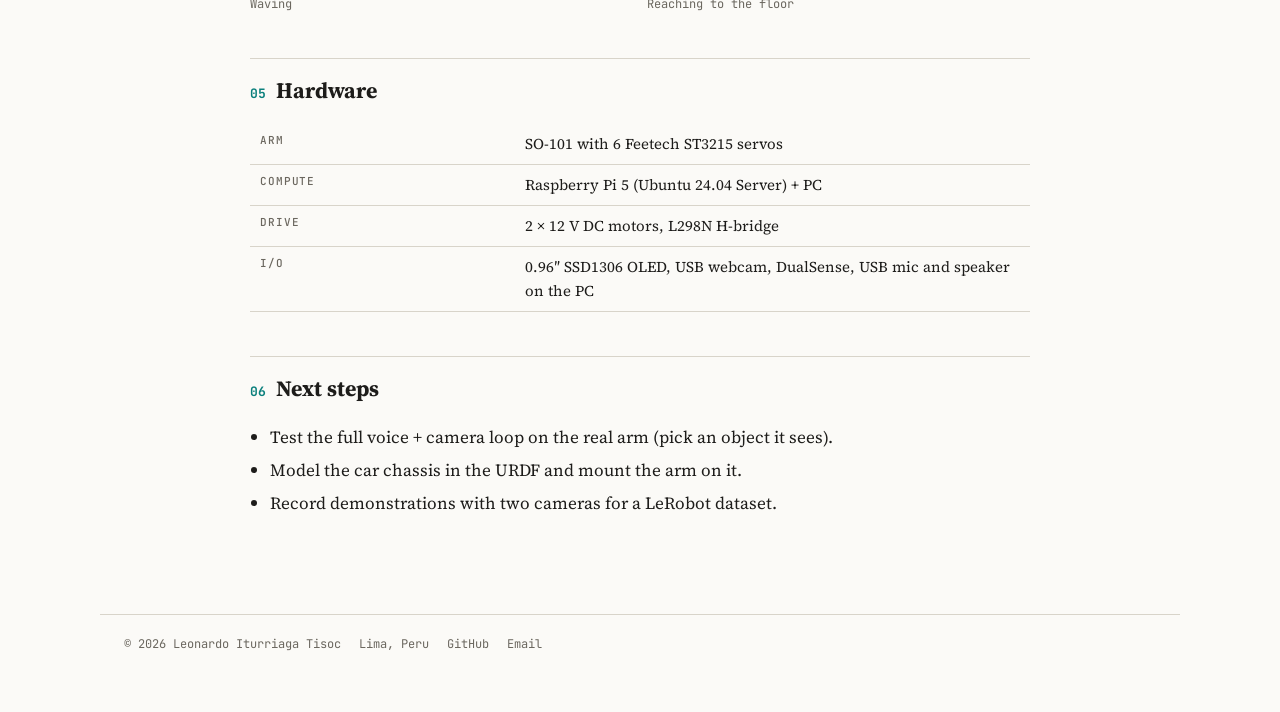
<file: projects/armcar.html>
<!doctype html>
<html lang="en">
<head>
<meta charset="utf-8">
<meta name="viewport" content="width=device-width, initial-scale=1">
<title>ArmCar | Leonardo Iturriaga</title>
<meta name="description" content="A wheeled robot with an SO-101 arm, split between a PC (brain) and a Raspberry Pi 5 (body) over ROS 2 Jazzy. It is driven with a DualSense controller,">
<link rel="preconnect" href="https://fonts.googleapis.com">
<link rel="preconnect" href="https://fonts.gstatic.com" crossorigin>
<link rel="stylesheet" href="https://fonts.googleapis.com/css2?family=JetBrains+Mono:wght@400;500;600&family=Source+Serif+4:opsz,wght@8..60,400;8..60,600&display=swap">
<link rel="stylesheet" href="../css/style.css">
<script src="../js/main.js"></script>
</head>
<body>
<header class="nav">
  <div class="nav-inner">
    <a class="brand" href="../index.html">L<span>.</span>ITURRIAGA</a>
    <nav class="nav-links" aria-label="Main navigation">
      <a href="../index.html">Home</a>
      <a href="../projects/index.html" class="active">Projects</a>
      <a href="../cv/index.html">CV</a>
    </nav>
    <button id="themeToggle" class="theme-toggle" type="button" aria-label="Toggle light/dark theme"><svg class="sun" width="16" height="16" viewBox="0 0 24 24" fill="none" stroke="currentColor" stroke-width="2"><circle cx="12" cy="12" r="4"/><path d="M12 2v2M12 20v2M4.9 4.9l1.4 1.4M17.7 17.7l1.4 1.4M2 12h2M20 12h2M4.9 19.1l1.4-1.4M17.7 6.3l1.4-1.4"/></svg><svg class="moon" width="16" height="16" viewBox="0 0 24 24" fill="none" stroke="currentColor" stroke-width="2"><path d="M21 12.8A9 9 0 1 1 11.2 3 7 7 0 0 0 21 12.8Z"/></svg></button>
  </div>
</header>

<main>
  <article class="article">
    <a class="back" href="index.html">&larr; ALL PROJECTS</a>
    <h1>ArmCar: Mobile Manipulator with a Voice-Controlled AI Agent</h1>
    <div class="meta" style="margin-top:12px"><span class="status wip">In progress</span></div>
    <p class="lead">A wheeled robot with an SO-101 arm, split between a PC (brain) and a Raspberry&nbsp;Pi&nbsp;5 (body) over ROS&nbsp;2 Jazzy. It is driven with a DualSense controller, joint by joint or with inverse kinematics, and has a Claude-based agent you talk to by voice that can look through a webcam and moves the real arm.</p>
    <div class="tags"><span>ROS 2 JAZZY</span><span>INVERSE KINEMATICS</span><span>LLM AGENTS</span><span>SO-101</span><span>RASPBERRY PI 5</span></div>
    <p style="margin-top:16px;font-family:var(--mono);font-size:13px"><a href="https://github.com/leonarpro68-cmd/Armcar" target="_blank" rel="noopener">Code and docs on GitHub &rarr; Armcar</a></p>

    <figure>
      <div class="frame"><img src="../assets/img/projects/armcar-rviz-alcanzando.webp" width="900" height="595" alt="SO-101 arm in RViz reaching forward" loading="lazy"></div>
      <figcaption>Fig. 1 &mdash; SO-101 arm in RViz, reaching forward.</figcaption>
    </figure>

    <h2><span class="n">01</span>What it does</h2>
    <ul>
      <li><b>DualSense teleoperation</b> over Bluetooth, joint by joint or in Cartesian space with inverse kinematics (pure numpy).</li>
      <li><b>Differential drive</b> with two DC motors and an L298N, with a watchdog that stops the motors if <code>/cmd_vel</code> stops arriving.</li>
      <li><b>AI agent</b> built on Claude, with tools to move the arm; every command goes through joint limits and interpolation before reaching the servos.</li>
      <li><b>Local voice, no cloud:</b> wake word, speech recognition with Whisper (faster-whisper), speech with Piper, and it can be interrupted while talking.</li>
      <li><b>Animated face</b> on a 0.96&Prime; I2C OLED that changes when the robot thinks, looks or talks.</li>
      <li><b>Eyes:</b> a USB webcam takes a photo when the agent asks for one, and Claude describes the scene.</li>
    </ul>

    <h2><span class="n">02</span>Voice agent on the real arm</h2>
    <p>The voice agent now drives the real SO-101, not just RViz. Everything runs as in the architecture below: the wake word (&ldquo;Pituca&rdquo;) and speech recognition on the PC, Claude decides which arm tool to call, the command goes through limits and interpolation, and the Raspberry&nbsp;Pi&nbsp;5 moves the servos while the OLED face reacts. In the clip I ask it, in Spanish, to move the arm, raise it, go back home and close the gripper. Turn on subtitles for an English translation.</p>
    <figure>
      <div class="frame" style="max-width:420px">
        <video controls playsinline preload="metadata" poster="../assets/video/armcar-voice-real-arm-poster.jpg" width="406" height="720" style="width:100%;height:auto;display:block">
          <source src="../assets/video/armcar-voice-real-arm.mp4" type="video/mp4">
          <track kind="subtitles" src="../assets/video/armcar-voice-real-arm.en.vtt" srclang="en" label="English" default>
          <track kind="subtitles" src="../assets/video/armcar-voice-real-arm.es.vtt" srclang="es" label="Espa&ntilde;ol">
        </video>
      </div>
      <figcaption>Fig. 2 &mdash; Voice commands to the real arm (audio in Spanish, English subtitles).</figcaption>
    </figure>
    <div class="fig-grid">
      <figure style="margin:0"><div class="frame"><img src="../assets/img/projects/armcar-real-home.webp" width="576" height="720" alt="Real SO-101 arm at home with the gripper open, Raspberry Pi with OLED face behind" loading="lazy"></div><figcaption>Fig. 3a &mdash; &ldquo;Go back home&rdquo;: rest pose, gripper open.</figcaption></figure>
      <figure style="margin:0"><div class="frame"><img src="../assets/img/projects/armcar-real-up.webp" width="576" height="720" alt="Real SO-101 arm stretched upward" loading="lazy"></div><figcaption>Fig. 3b &mdash; &ldquo;Move the arm up&rdquo;.</figcaption></figure>
    </div>
    <figure>
      <div class="frame photo"><img src="../assets/img/projects/armcar-oled-face.webp" width="420" height="420" alt="Close-up of the OLED face on the Raspberry Pi" loading="lazy"></div>
      <figcaption>Fig. 4 &mdash; Detail: the animated OLED face on the Pi (crop from the video).</figcaption>
    </figure>

    <h2><span class="n">03</span>Architecture</h2>
    <p>The PC is the brain and the Raspberry&nbsp;Pi&nbsp;5 the body, both on ROS&nbsp;2 Jazzy / Ubuntu 24.04. Nothing on the PC talks to hardware directly; it only publishes topics. That is why IK and the AI agent were added without touching a line on the Pi.</p>
    <table class="specs">
      <tr><th>teleop_pkg (PC)</th><td>DualSense teleop: joint by joint or IK</td></tr>
      <tr><th>armcar_description (PC)</th><td>URDF/xacro with official meshes and RViz bridge</td></tr>
      <tr><th>brain_pkg (PC)</th><td>Claude agent node and a terminal client</td></tr>
      <tr><th>voice_pkg (PC)</th><td>Speech-to-text and text-to-speech nodes</td></tr>
      <tr><th>arm_driver_pkg (Pi)</th><td>Driver for the 6 ST3215 servos and a calibration CLI</td></tr>
      <tr><th>motor_driver_pkg (Pi)</th><td>L298N drive with watchdog</td></tr>
      <tr><th>face_pkg / camera_pkg (Pi)</th><td>OLED face and on-demand webcam capture</td></tr>
    </table>

    <h2><span class="n">04</span>RViz as a digital twin</h2>
    <p>The URDF uses the <b>real</b> joint limits (calibrated servo ticks), not the nominal ones, so RViz never shows a pose the arm cannot reach. The teleop and the agent publish the same <code>/joint_commands</code> that drives the real arm, so what RViz shows with the Pi off is exactly what the hardware will do.</p>
    <div class="fig-grid">
      <figure style="margin:0"><div class="frame"><img src="../assets/img/projects/armcar-rviz-home.webp" width="900" height="595" alt="Home pose" loading="lazy"></div><figcaption>Home</figcaption></figure>
      <figure style="margin:0"><div class="frame"><img src="../assets/img/projects/armcar-rviz-erguido.webp" width="900" height="595" alt="Arm upright" loading="lazy"></div><figcaption>Upright</figcaption></figure>
    </div>
    <div class="fig-grid">
      <figure style="margin:0"><div class="frame"><img src="../assets/img/projects/armcar-rviz-saludo.webp" width="900" height="595" alt="Arm waving" loading="lazy"></div><figcaption>Waving</figcaption></figure>
      <figure style="margin:0"><div class="frame"><img src="../assets/img/projects/armcar-rviz-agachado.webp" width="900" height="595" alt="Arm reaching to the floor" loading="lazy"></div><figcaption>Reaching to the floor</figcaption></figure>
    </div>

    <h2><span class="n">05</span>Hardware</h2>
    <table class="specs">
      <tr><th>Arm</th><td>SO-101 with 6 Feetech ST3215 servos</td></tr>
      <tr><th>Compute</th><td>Raspberry&nbsp;Pi&nbsp;5 (Ubuntu 24.04 Server) + PC</td></tr>
      <tr><th>Drive</th><td>2 &times; 12&nbsp;V DC motors, L298N H-bridge</td></tr>
      <tr><th>I/O</th><td>0.96&Prime; SSD1306 OLED, USB webcam, DualSense, USB mic and speaker on the PC</td></tr>
    </table>

    <h2><span class="n">06</span>Next steps</h2>
    <ul>
      <li>Test the full voice + camera loop on the real arm (pick an object it sees).</li>
      <li>Model the car chassis in the URDF and mount the arm on it.</li>
      <li>Record demonstrations with two cameras for a LeRobot dataset.</li>
    </ul>

  </article>

</main>

<footer class="footer">
  <span>&copy; <span id="year">2026</span> Leonardo Iturriaga Tisoc</span>
  <span>Lima, Peru</span>
  <a href="https://github.com/leonarpro68-cmd" target="_blank" rel="noopener">GitHub</a>
  <a href="mailto:leonarpro68@gmail.com">Email</a>
</footer>
<div class="walker" id="walker" aria-hidden="true"><svg viewBox="0 0 60 100" width="38" height="63">
  <g fill="none" stroke="currentColor" stroke-width="2.4" stroke-linecap="round" stroke-linejoin="round">
    <g class="leg leg-back" opacity=".45">
      <path d="M30 46 L31 61 L29 75"/>
      <rect x="26" y="73" width="7" height="6" rx="1"/>
      <g class="foot"><rect x="21" y="79" width="20" height="4" rx="2" fill="currentColor"/><g class="flame" stroke="none"><path d="M23 84 Q25 91 27 97 Q29 91 31 84 Z" fill="#ff9a1f"/><path d="M33 84 Q35 89 37 95 Q39 89 41 84 Z" fill="#ff9a1f"/><path d="M24.5 84 Q26 88 27 91 Q28 88 29.5 84 Z" fill="#ffe14d"/><path d="M34.5 84 Q36 87 37 89.5 Q38 87 39.5 84 Z" fill="#ffe14d"/></g></g>
    </g>
    <g class="body">
      <path d="M24 9V4h12v5"/>
      <rect x="19" y="9" width="22" height="22" rx="2"/>
      <path d="M19 16h22M19 23h22M26 9v22M34 9v22" stroke-width="1.2"/>
      <rect x="17" y="31" width="26" height="9" rx="1.5" fill="currentColor"/>
      <rect x="26" y="40" width="8" height="6" rx="1"/>
    </g>
    <g class="leg leg-front">
      <path d="M30 46 L31 61 L29 75"/>
      <rect x="26" y="73" width="7" height="6" rx="1"/>
      <g class="foot"><rect x="21" y="79" width="20" height="4" rx="2" fill="currentColor"/><g class="flame" stroke="none"><path d="M23 84 Q25 91 27 97 Q29 91 31 84 Z" fill="#ff9a1f"/><path d="M33 84 Q35 89 37 95 Q39 89 41 84 Z" fill="#ff9a1f"/><path d="M24.5 84 Q26 88 27 91 Q28 88 29.5 84 Z" fill="#ffe14d"/><path d="M34.5 84 Q36 87 37 89.5 Q38 87 39.5 84 Z" fill="#ffe14d"/></g></g>
    </g>
  </g>
</svg></div>
</body>
</html>
</file>
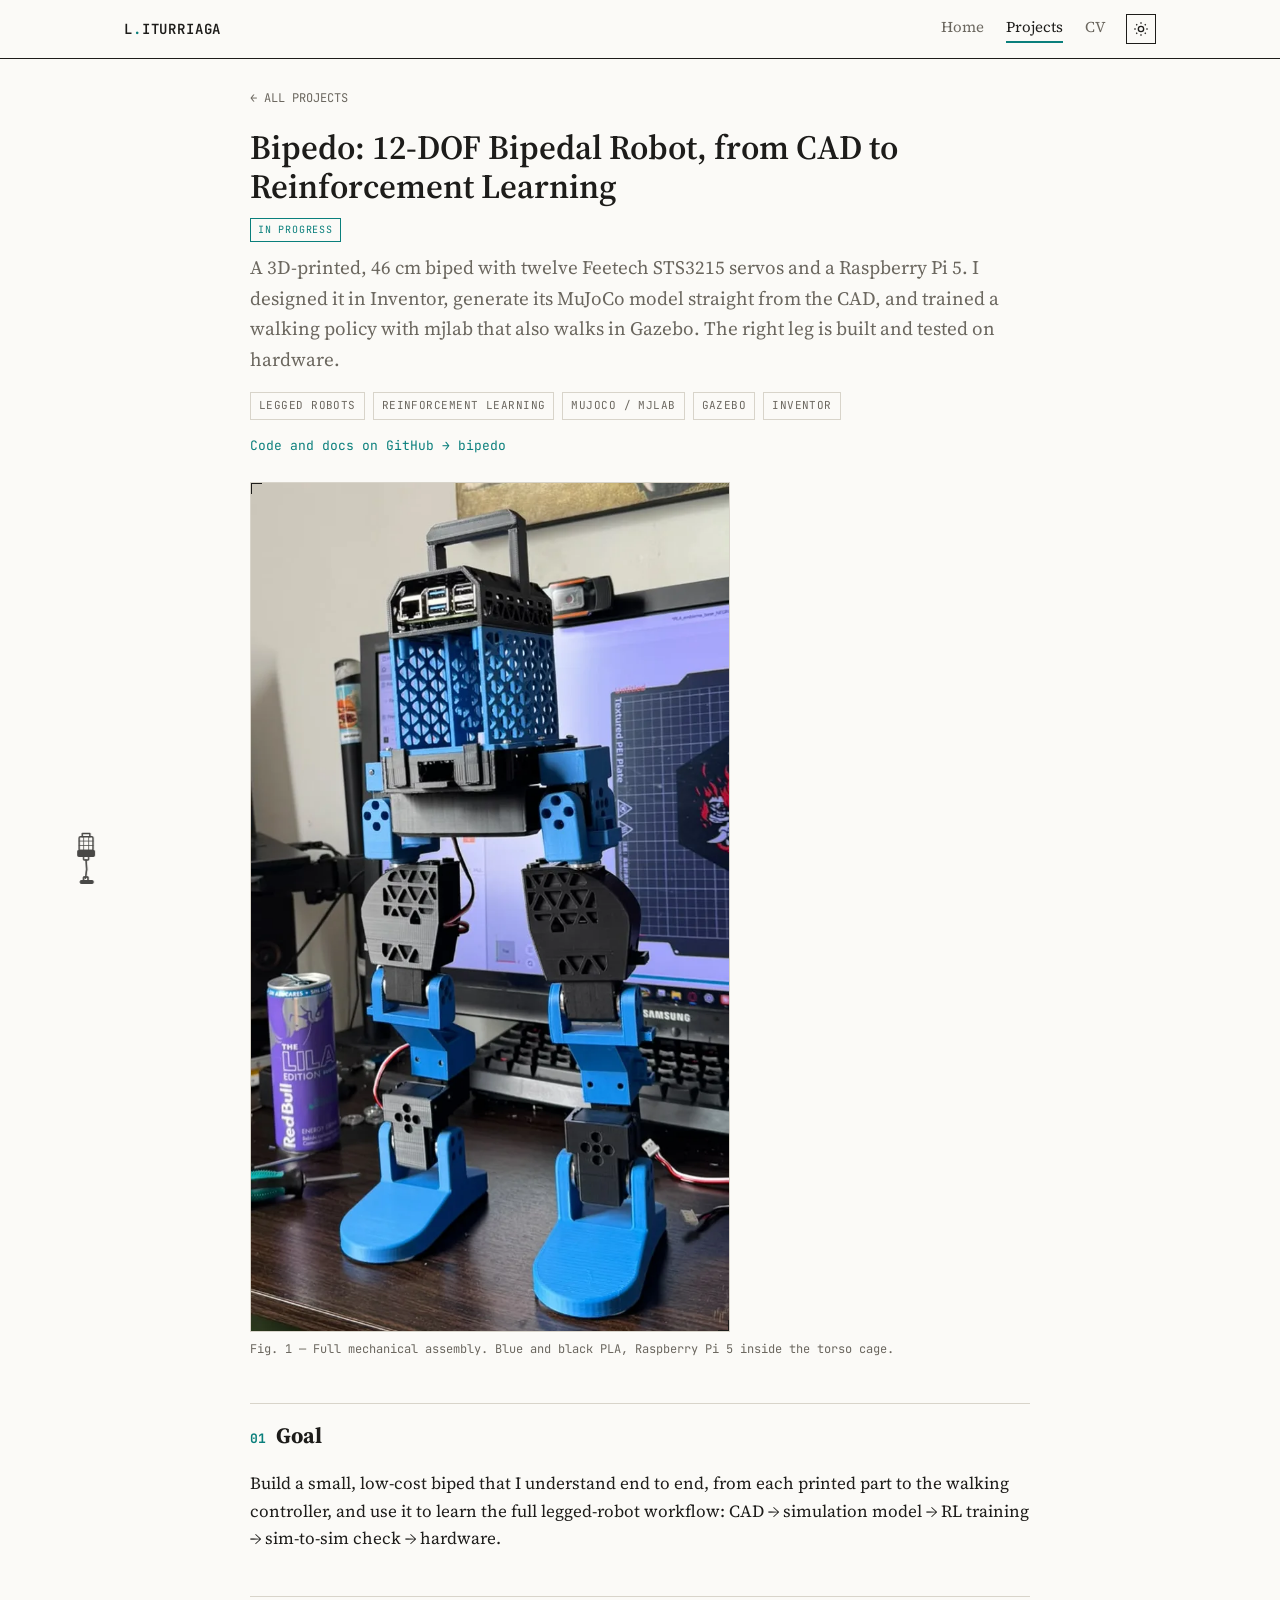
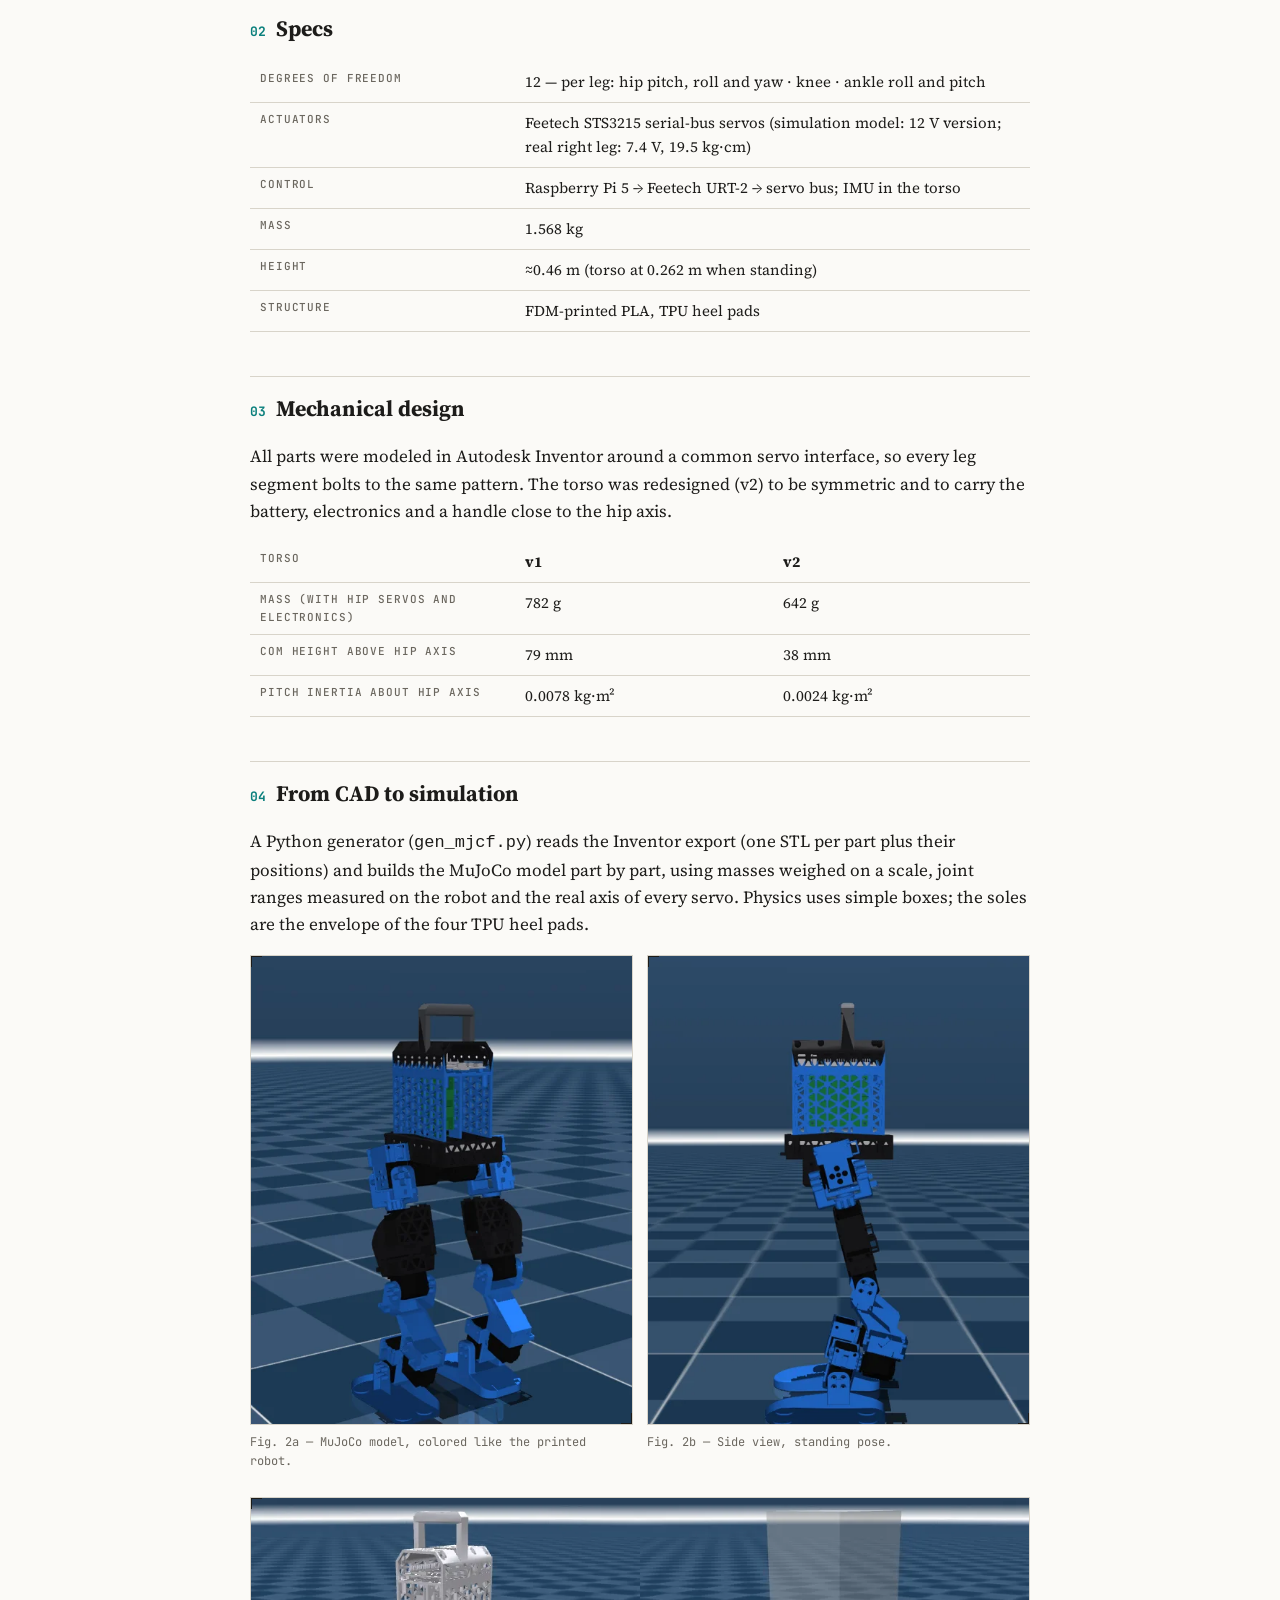
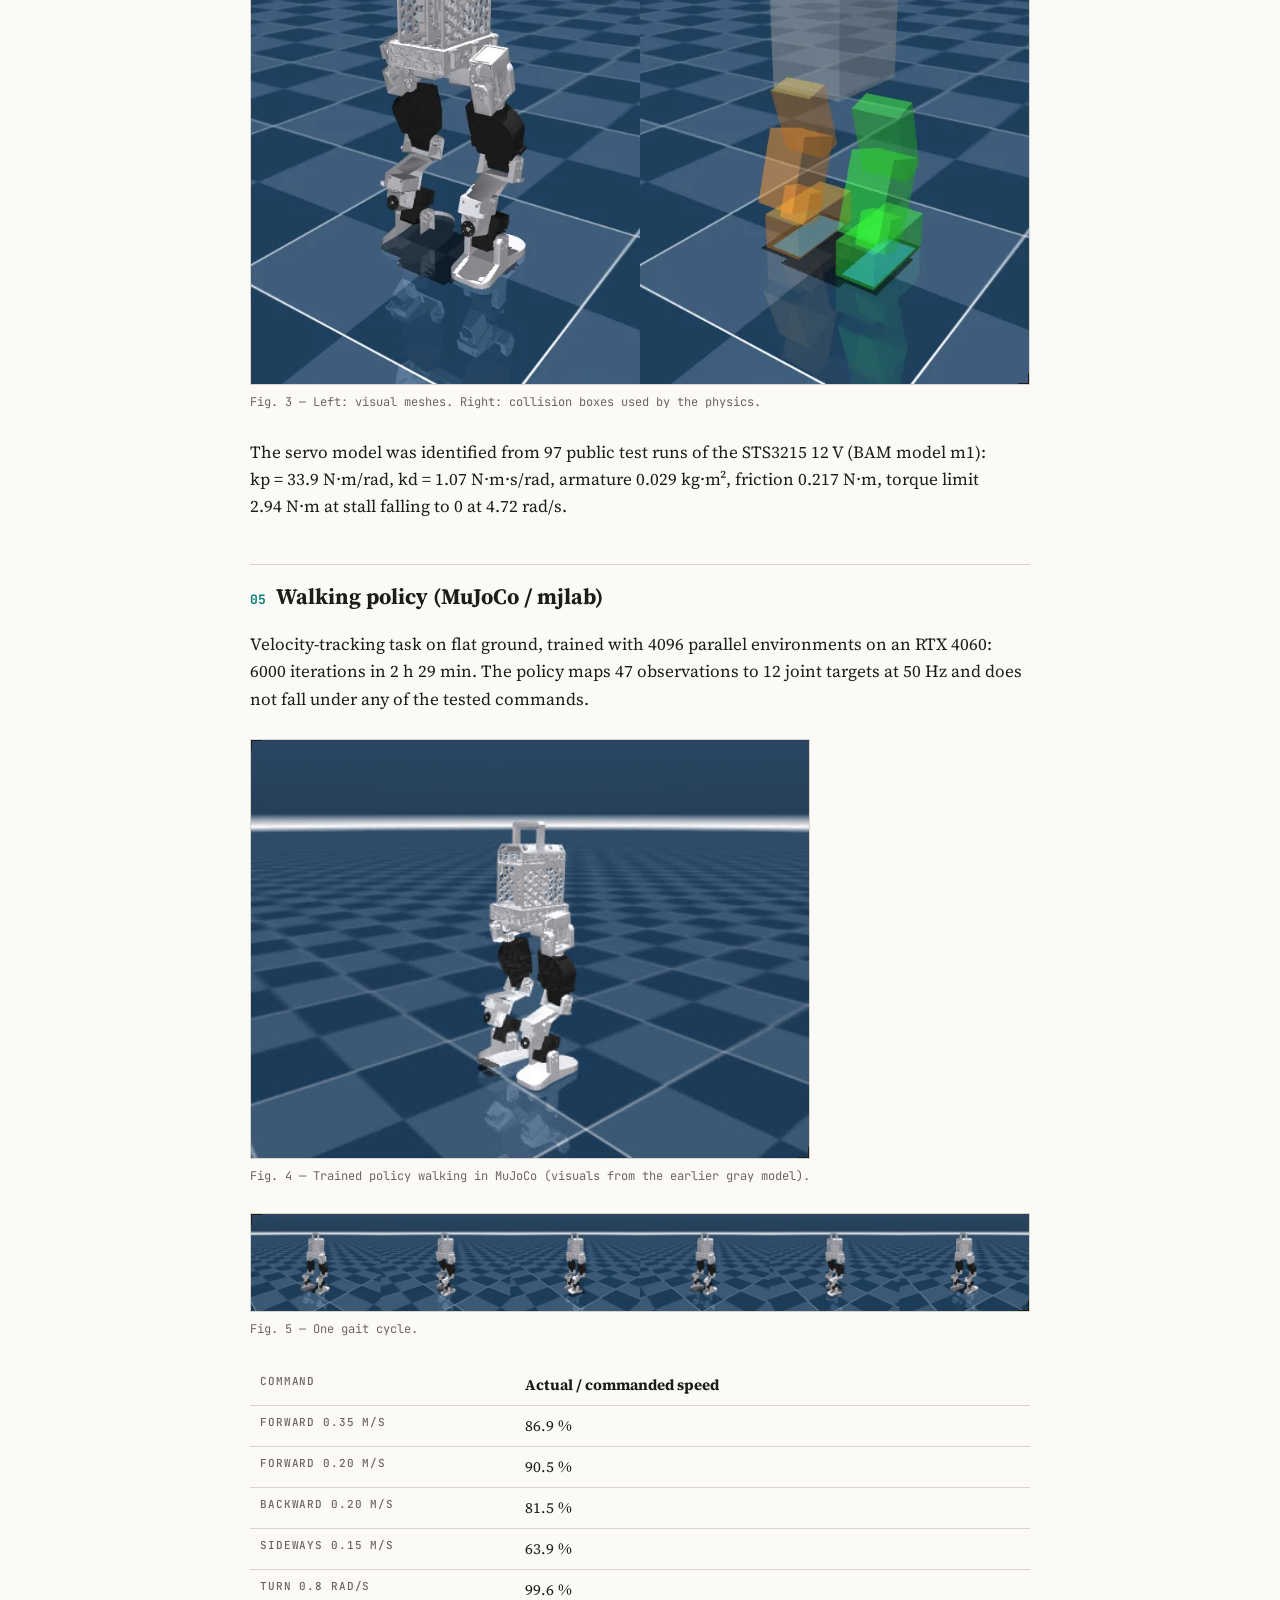
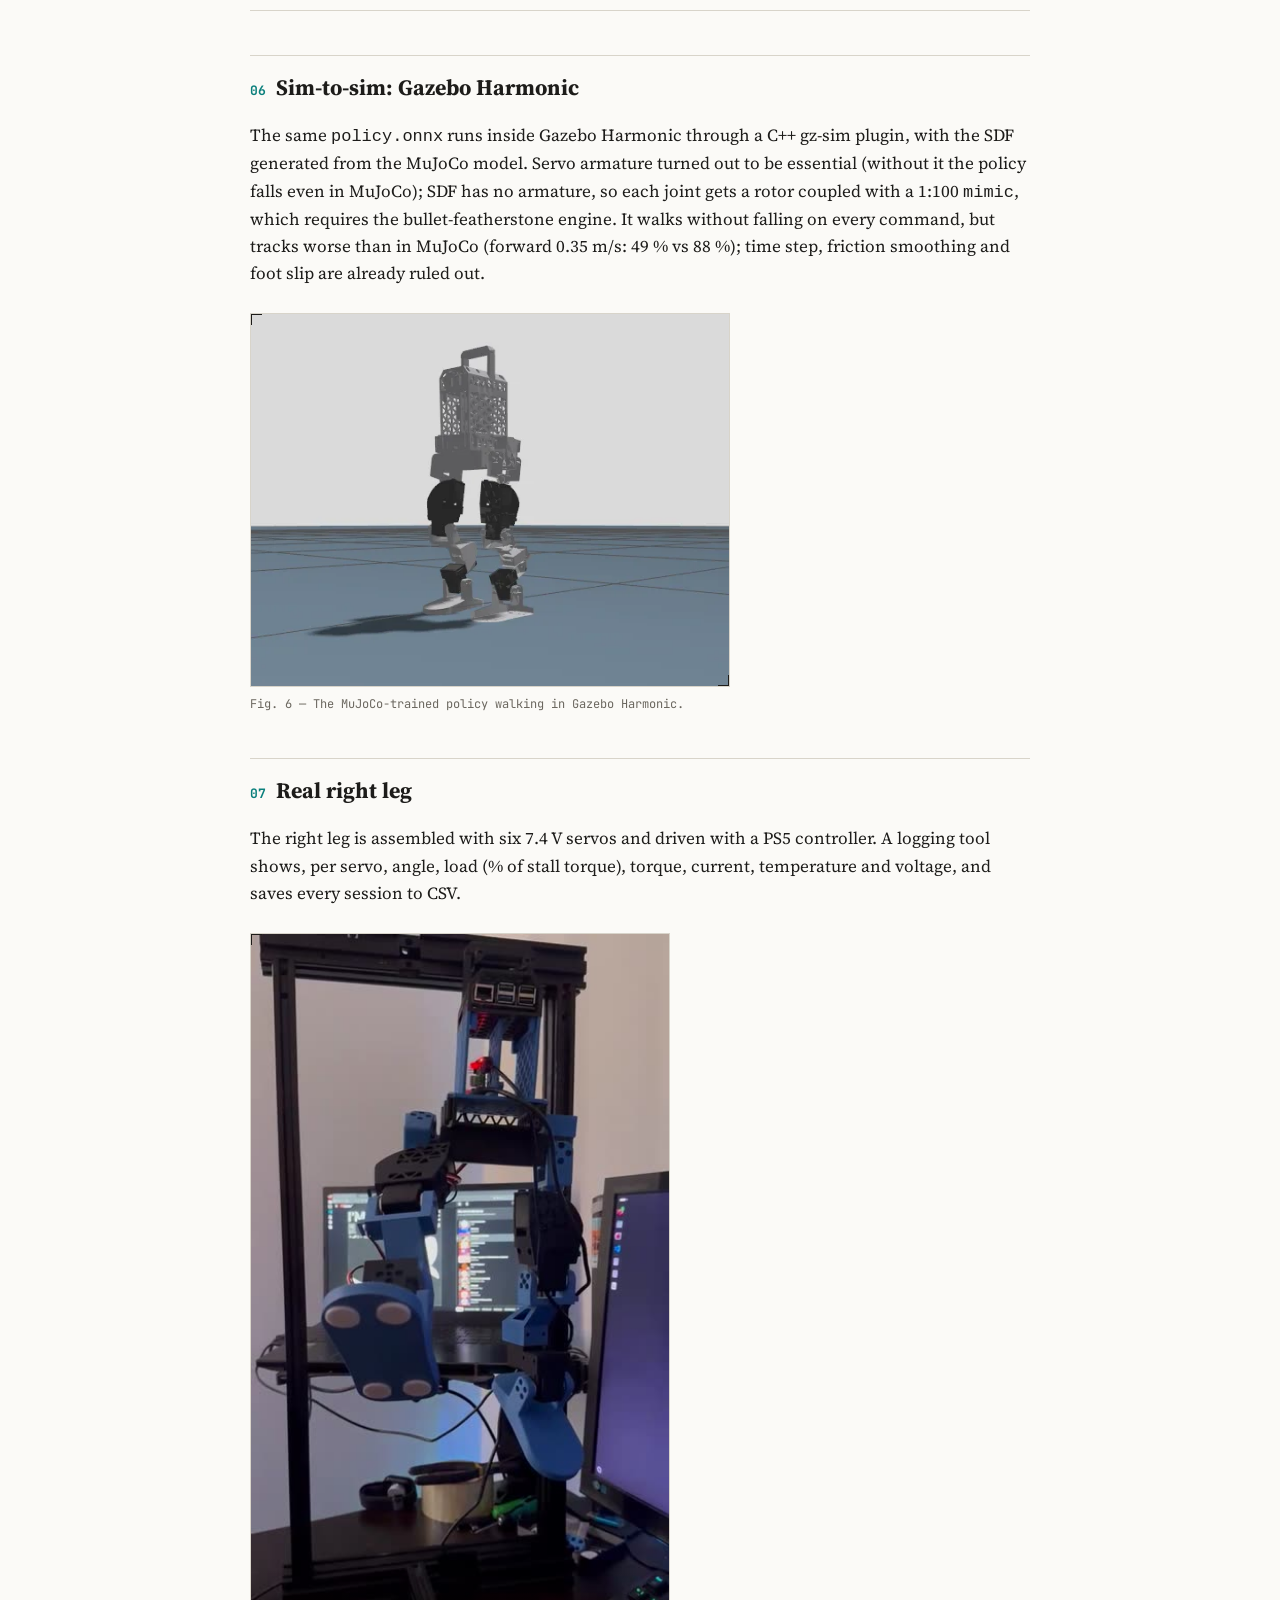
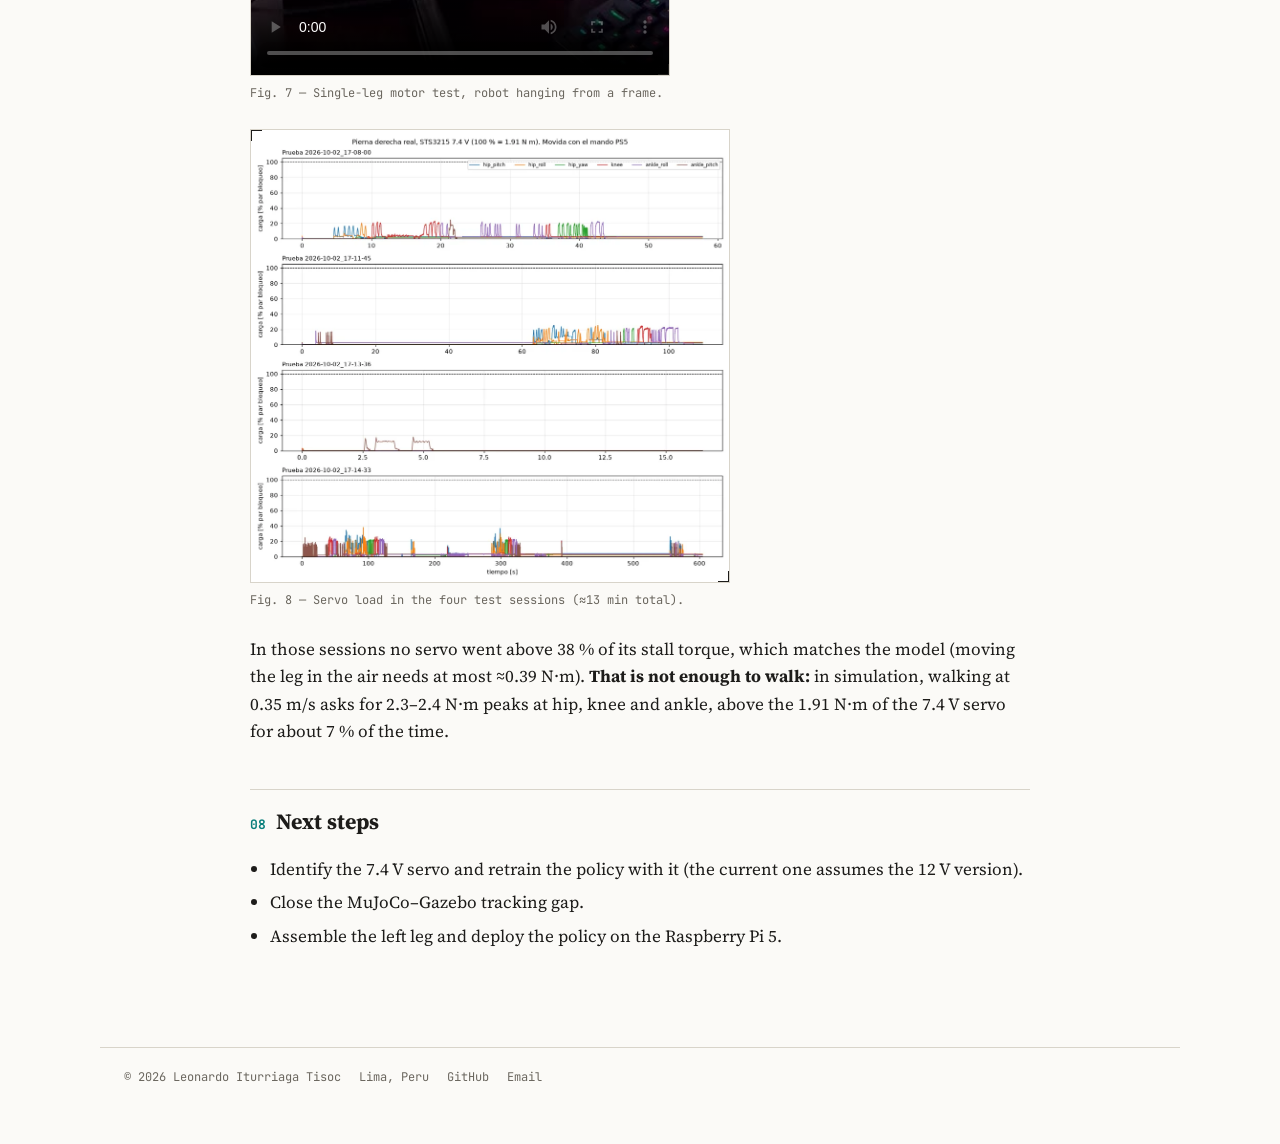
<file: projects/bipedo.html>
<!doctype html>
<html lang="en">
<head>
<meta charset="utf-8">
<meta name="viewport" content="width=device-width, initial-scale=1">
<title>Bipedo | Leonardo Iturriaga</title>
<meta name="description" content="A 3D-printed, 46 cm biped with twelve Feetech STS3215 servos and a Raspberry Pi 5. I designed it in Inventor, generate its MuJoCo model straight from ">
<link rel="preconnect" href="https://fonts.googleapis.com">
<link rel="preconnect" href="https://fonts.gstatic.com" crossorigin>
<link rel="stylesheet" href="https://fonts.googleapis.com/css2?family=JetBrains+Mono:wght@400;500;600&family=Source+Serif+4:opsz,wght@8..60,400;8..60,600&display=swap">
<link rel="stylesheet" href="../css/style.css">
<script src="../js/main.js"></script>
</head>
<body>
<header class="nav">
  <div class="nav-inner">
    <a class="brand" href="../index.html">L<span>.</span>ITURRIAGA</a>
    <nav class="nav-links" aria-label="Main navigation">
      <a href="../index.html">Home</a>
      <a href="../projects/index.html" class="active">Projects</a>
      <a href="../cv/index.html">CV</a>
    </nav>
    <button id="themeToggle" class="theme-toggle" type="button" aria-label="Toggle light/dark theme"><svg class="sun" width="16" height="16" viewBox="0 0 24 24" fill="none" stroke="currentColor" stroke-width="2"><circle cx="12" cy="12" r="4"/><path d="M12 2v2M12 20v2M4.9 4.9l1.4 1.4M17.7 17.7l1.4 1.4M2 12h2M20 12h2M4.9 19.1l1.4-1.4M17.7 6.3l1.4-1.4"/></svg><svg class="moon" width="16" height="16" viewBox="0 0 24 24" fill="none" stroke="currentColor" stroke-width="2"><path d="M21 12.8A9 9 0 1 1 11.2 3 7 7 0 0 0 21 12.8Z"/></svg></button>
  </div>
</header>

<main>
  <article class="article">
    <a class="back" href="index.html">&larr; ALL PROJECTS</a>
    <h1>Bipedo: 12-DOF Bipedal Robot, from CAD to Reinforcement Learning</h1>
    <div class="meta" style="margin-top:12px"><span class="status wip">In progress</span></div>
    <p class="lead">A 3D-printed, 46&nbsp;cm biped with twelve Feetech STS3215 servos and a Raspberry&nbsp;Pi&nbsp;5. I designed it in Inventor, generate its MuJoCo model straight from the CAD, and trained a walking policy with mjlab that also walks in Gazebo. The right leg is built and tested on hardware.</p>
    <div class="tags"><span>LEGGED ROBOTS</span><span>REINFORCEMENT LEARNING</span><span>MUJOCO / MJLAB</span><span>GAZEBO</span><span>INVENTOR</span></div>
    <p style="margin-top:16px;font-family:var(--mono);font-size:13px"><a href="https://github.com/leonarpro68-cmd/bipedo" target="_blank" rel="noopener">Code and docs on GitHub &rarr; bipedo</a></p>

    <figure>
      <div class="frame photo"><img src="../assets/img/projects/bipedo-real.webp" width="720" height="955" alt="Assembled Bipedo robot on a desk" loading="lazy"></div>
      <figcaption>Fig. 1 &mdash; Full mechanical assembly. Blue and black PLA, Raspberry&nbsp;Pi&nbsp;5 inside the torso cage.</figcaption>
    </figure>

    <h2><span class="n">01</span>Goal</h2>
    <p>Build a small, low-cost biped that I understand end to end, from each printed part to the walking controller, and use it to learn the full legged-robot workflow: CAD &rarr; simulation model &rarr; RL training &rarr; sim-to-sim check &rarr; hardware.</p>

    <h2><span class="n">02</span>Specs</h2>
    <table class="specs">
      <tr><th>Degrees of freedom</th><td>12 &mdash; per leg: hip pitch, roll and yaw &middot; knee &middot; ankle roll and pitch</td></tr>
      <tr><th>Actuators</th><td>Feetech STS3215 serial-bus servos (simulation model: 12&nbsp;V version; real right leg: 7.4&nbsp;V, 19.5&nbsp;kg&middot;cm)</td></tr>
      <tr><th>Control</th><td>Raspberry&nbsp;Pi&nbsp;5 &rarr; Feetech URT-2 &rarr; servo bus; IMU in the torso</td></tr>
      <tr><th>Mass</th><td>1.568&nbsp;kg</td></tr>
      <tr><th>Height</th><td>&asymp;0.46&nbsp;m (torso at 0.262&nbsp;m when standing)</td></tr>
      <tr><th>Structure</th><td>FDM-printed PLA, TPU heel pads</td></tr>
    </table>

    <h2><span class="n">03</span>Mechanical design</h2>
    <p>All parts were modeled in Autodesk Inventor around a common servo interface, so every leg segment bolts to the same pattern. The torso was redesigned (v2) to be symmetric and to carry the battery, electronics and a handle close to the hip axis.</p>
    <table class="specs">
      <tr><th>Torso</th><td><b>v1</b></td><td><b>v2</b></td></tr>
      <tr><th>Mass (with hip servos and electronics)</th><td>782&nbsp;g</td><td>642&nbsp;g</td></tr>
      <tr><th>CoM height above hip axis</th><td>79&nbsp;mm</td><td>38&nbsp;mm</td></tr>
      <tr><th>Pitch inertia about hip axis</th><td>0.0078&nbsp;kg&middot;m&sup2;</td><td>0.0024&nbsp;kg&middot;m&sup2;</td></tr>
    </table>

    <h2><span class="n">04</span>From CAD to simulation</h2>
    <p>A Python generator (<code>gen_mjcf.py</code>) reads the Inventor export (one STL per part plus their positions) and builds the MuJoCo model part by part, using masses weighed on a scale, joint ranges measured on the robot and the real axis of every servo. Physics uses simple boxes; the soles are the envelope of the four TPU heel pads.</p>
    <div class="fig-grid">
      <figure style="margin:0"><div class="frame"><img src="../assets/img/projects/bipedo-sim-34.webp" width="528" height="648" alt="MuJoCo model with the colors of the printed robot" loading="lazy"></div><figcaption>Fig. 2a &mdash; MuJoCo model, colored like the printed robot.</figcaption></figure>
      <figure style="margin:0"><div class="frame"><img src="../assets/img/projects/bipedo-sim-side.webp" width="528" height="648" alt="MuJoCo model, side view" loading="lazy"></div><figcaption>Fig. 2b &mdash; Side view, standing pose.</figcaption></figure>
    </div>
    <figure>
      <div class="frame"><img src="../assets/img/projects/bipedo-collisions.webp" width="960" height="600" alt="Visual meshes and collision boxes" loading="lazy"></div>
      <figcaption>Fig. 3 &mdash; Left: visual meshes. Right: collision boxes used by the physics.</figcaption>
    </figure>
    <p>The servo model was identified from 97 public test runs of the STS3215 12&nbsp;V (BAM model m1): kp&nbsp;=&nbsp;33.9&nbsp;N&middot;m/rad, kd&nbsp;=&nbsp;1.07&nbsp;N&middot;m&middot;s/rad, armature 0.029&nbsp;kg&middot;m&sup2;, friction 0.217&nbsp;N&middot;m, torque limit 2.94&nbsp;N&middot;m at stall falling to 0 at 4.72&nbsp;rad/s.</p>

    <h2><span class="n">05</span>Walking policy (MuJoCo / mjlab)</h2>
    <p>Velocity-tracking task on flat ground, trained with 4096 parallel environments on an RTX&nbsp;4060: 6000 iterations in 2&nbsp;h&nbsp;29&nbsp;min. The policy maps 47 observations to 12 joint targets at 50&nbsp;Hz and does not fall under any of the tested commands.</p>
    <figure>
      <div class="frame" style="max-width:560px">
        <video autoplay muted loop playsinline preload="metadata" poster="../assets/video/bipedo-mujoco-walk-poster.jpg" width="480" height="360" style="width:100%;height:auto;display:block">
          <source src="../assets/video/bipedo-mujoco-walk.mp4" type="video/mp4">
        </video>
      </div>
      <figcaption>Fig. 4 &mdash; Trained policy walking in MuJoCo (visuals from the earlier gray model).</figcaption>
    </figure>
    <figure>
      <div class="frame"><img src="../assets/img/projects/bipedo-gait-sequence.webp" width="1600" height="200" alt="One gait cycle in MuJoCo" loading="lazy"></div>
      <figcaption>Fig. 5 &mdash; One gait cycle.</figcaption>
    </figure>
    <table class="specs">
      <tr><th>Command</th><td><b>Actual / commanded speed</b></td></tr>
      <tr><th>Forward 0.35&nbsp;m/s</th><td>86.9&nbsp;%</td></tr>
      <tr><th>Forward 0.20&nbsp;m/s</th><td>90.5&nbsp;%</td></tr>
      <tr><th>Backward 0.20&nbsp;m/s</th><td>81.5&nbsp;%</td></tr>
      <tr><th>Sideways 0.15&nbsp;m/s</th><td>63.9&nbsp;%</td></tr>
      <tr><th>Turn 0.8&nbsp;rad/s</th><td>99.6&nbsp;%</td></tr>
    </table>

    <h2><span class="n">06</span>Sim-to-sim: Gazebo Harmonic</h2>
    <p>The same <code>policy.onnx</code> runs inside Gazebo Harmonic through a C++ gz-sim plugin, with the SDF generated from the MuJoCo model. Servo armature turned out to be essential (without it the policy falls even in MuJoCo); SDF has no armature, so each joint gets a rotor coupled with a 1:100 <code>mimic</code>, which requires the bullet-featherstone engine. It walks without falling on every command, but tracks worse than in MuJoCo (forward 0.35&nbsp;m/s: 49&nbsp;% vs 88&nbsp;%); time step, friction smoothing and foot slip are already ruled out.</p>
    <figure>
      <div class="frame photo"><img src="../assets/img/projects/bipedo-gazebo.webp" width="540" height="420" alt="Bipedo walking in Gazebo" loading="lazy"></div>
      <figcaption>Fig. 6 &mdash; The MuJoCo-trained policy walking in Gazebo Harmonic.</figcaption>
    </figure>

    <h2><span class="n">07</span>Real right leg</h2>
    <p>The right leg is assembled with six 7.4&nbsp;V servos and driven with a PS5 controller. A logging tool shows, per servo, angle, load (% of stall torque), torque, current, temperature and voltage, and saves every session to CSV.</p>
    <figure>
      <div class="frame" style="max-width:420px">
        <video controls playsinline preload="metadata" poster="../assets/video/bipedo-leg-test-poster.jpg" width="406" height="720" style="width:100%;height:auto;display:block">
          <source src="../assets/video/bipedo-leg-test.mp4" type="video/mp4">
        </video>
      </div>
      <figcaption>Fig. 7 &mdash; Single-leg motor test, robot hanging from a frame.</figcaption>
    </figure>
    <figure>
      <div class="frame photo"><img src="../assets/img/projects/bipedo-leg-load.webp" width="1000" height="945" alt="Load of each servo across four test sessions" loading="lazy"></div>
      <figcaption>Fig. 8 &mdash; Servo load in the four test sessions (&asymp;13&nbsp;min total).</figcaption>
    </figure>
    <p>In those sessions no servo went above 38&nbsp;% of its stall torque, which matches the model (moving the leg in the air needs at most &asymp;0.39&nbsp;N&middot;m). <b>That is not enough to walk:</b> in simulation, walking at 0.35&nbsp;m/s asks for 2.3&ndash;2.4&nbsp;N&middot;m peaks at hip, knee and ankle, above the 1.91&nbsp;N&middot;m of the 7.4&nbsp;V servo for about 7&nbsp;% of the time.</p>

    <h2><span class="n">08</span>Next steps</h2>
    <ul>
      <li>Identify the 7.4&nbsp;V servo and retrain the policy with it (the current one assumes the 12&nbsp;V version).</li>
      <li>Close the MuJoCo&ndash;Gazebo tracking gap.</li>
      <li>Assemble the left leg and deploy the policy on the Raspberry&nbsp;Pi&nbsp;5.</li>
    </ul>

  </article>

</main>

<footer class="footer">
  <span>&copy; <span id="year">2026</span> Leonardo Iturriaga Tisoc</span>
  <span>Lima, Peru</span>
  <a href="https://github.com/leonarpro68-cmd" target="_blank" rel="noopener">GitHub</a>
  <a href="mailto:leonarpro68@gmail.com">Email</a>
</footer>
<div class="walker" id="walker" aria-hidden="true"><svg viewBox="0 0 60 100" width="38" height="63">
  <g fill="none" stroke="currentColor" stroke-width="2.4" stroke-linecap="round" stroke-linejoin="round">
    <g class="leg leg-back" opacity=".45">
      <path d="M30 46 L31 61 L29 75"/>
      <rect x="26" y="73" width="7" height="6" rx="1"/>
      <g class="foot"><rect x="21" y="79" width="20" height="4" rx="2" fill="currentColor"/><g class="flame" stroke="none"><path d="M23 84 Q25 91 27 97 Q29 91 31 84 Z" fill="#ff9a1f"/><path d="M33 84 Q35 89 37 95 Q39 89 41 84 Z" fill="#ff9a1f"/><path d="M24.5 84 Q26 88 27 91 Q28 88 29.5 84 Z" fill="#ffe14d"/><path d="M34.5 84 Q36 87 37 89.5 Q38 87 39.5 84 Z" fill="#ffe14d"/></g></g>
    </g>
    <g class="body">
      <path d="M24 9V4h12v5"/>
      <rect x="19" y="9" width="22" height="22" rx="2"/>
      <path d="M19 16h22M19 23h22M26 9v22M34 9v22" stroke-width="1.2"/>
      <rect x="17" y="31" width="26" height="9" rx="1.5" fill="currentColor"/>
      <rect x="26" y="40" width="8" height="6" rx="1"/>
    </g>
    <g class="leg leg-front">
      <path d="M30 46 L31 61 L29 75"/>
      <rect x="26" y="73" width="7" height="6" rx="1"/>
      <g class="foot"><rect x="21" y="79" width="20" height="4" rx="2" fill="currentColor"/><g class="flame" stroke="none"><path d="M23 84 Q25 91 27 97 Q29 91 31 84 Z" fill="#ff9a1f"/><path d="M33 84 Q35 89 37 95 Q39 89 41 84 Z" fill="#ff9a1f"/><path d="M24.5 84 Q26 88 27 91 Q28 88 29.5 84 Z" fill="#ffe14d"/><path d="M34.5 84 Q36 87 37 89.5 Q38 87 39.5 84 Z" fill="#ffe14d"/></g></g>
    </g>
  </g>
</svg></div>
</body>
</html>
</file>
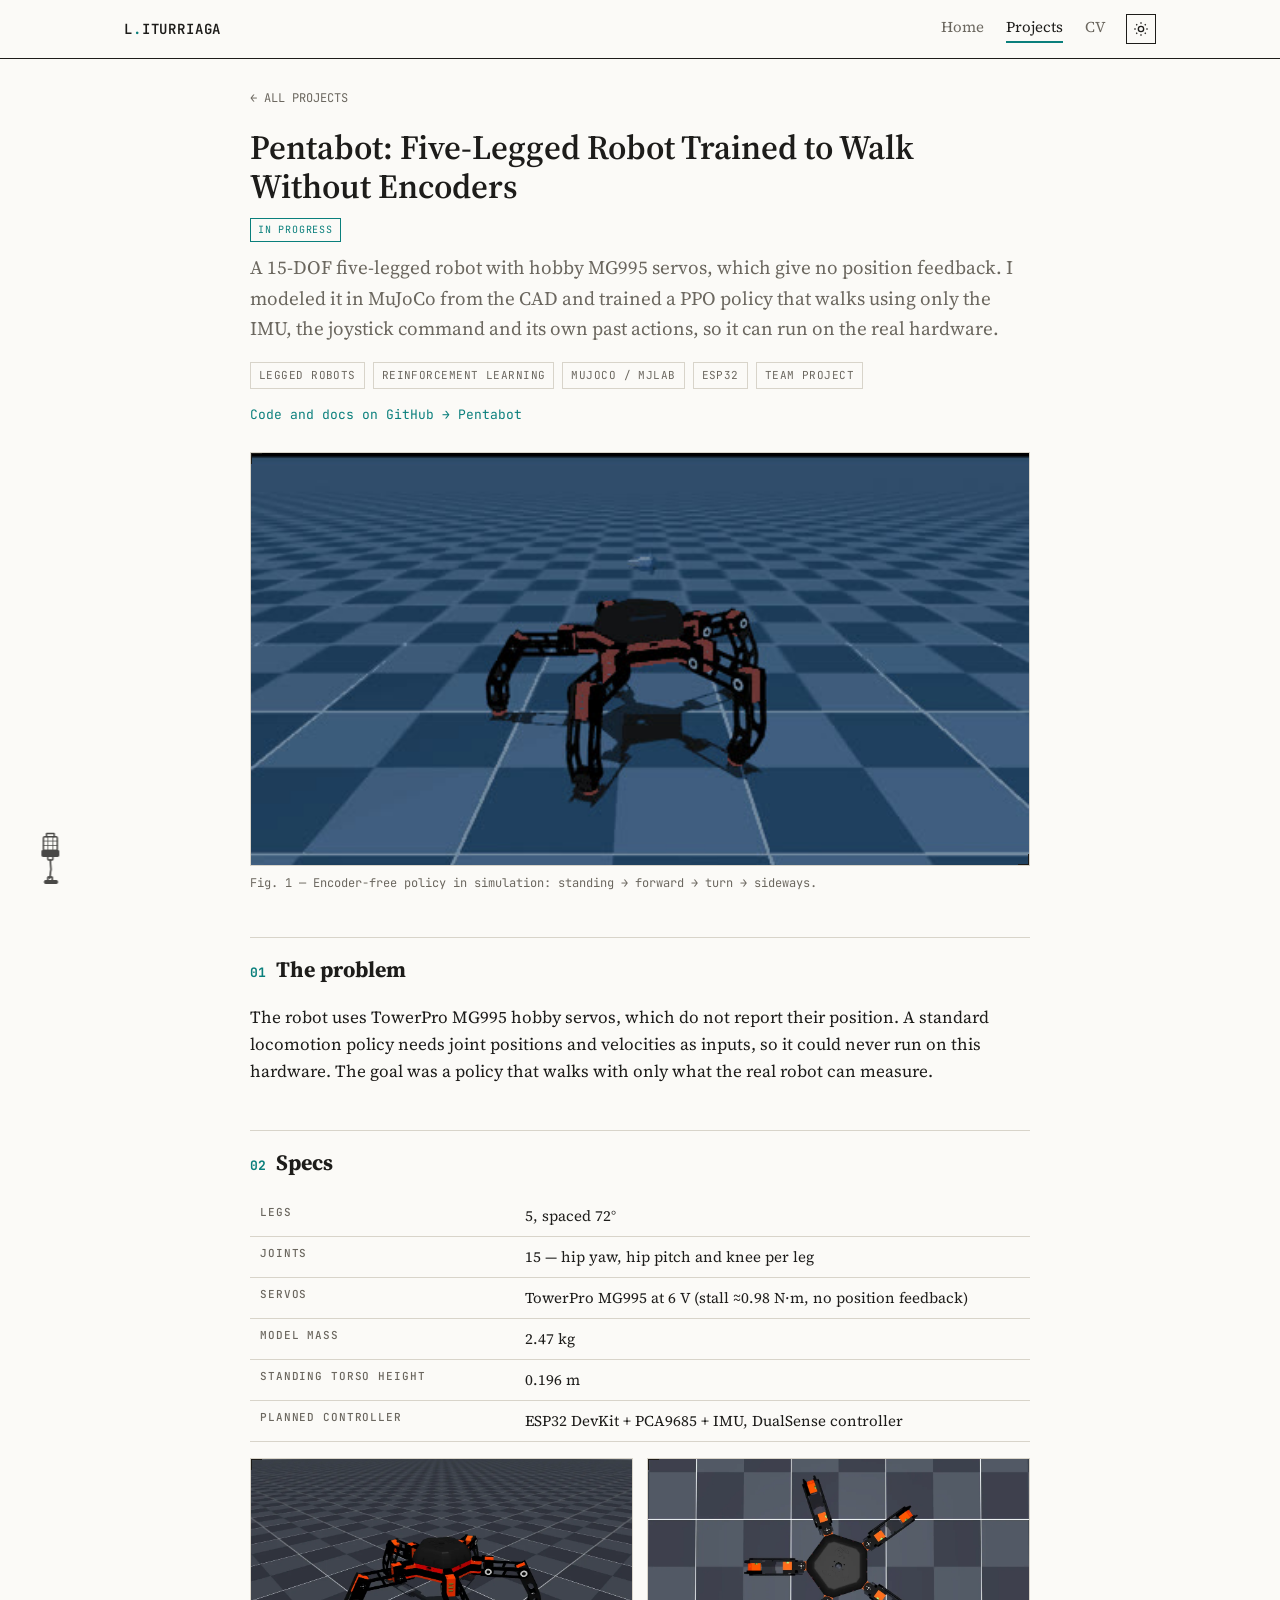
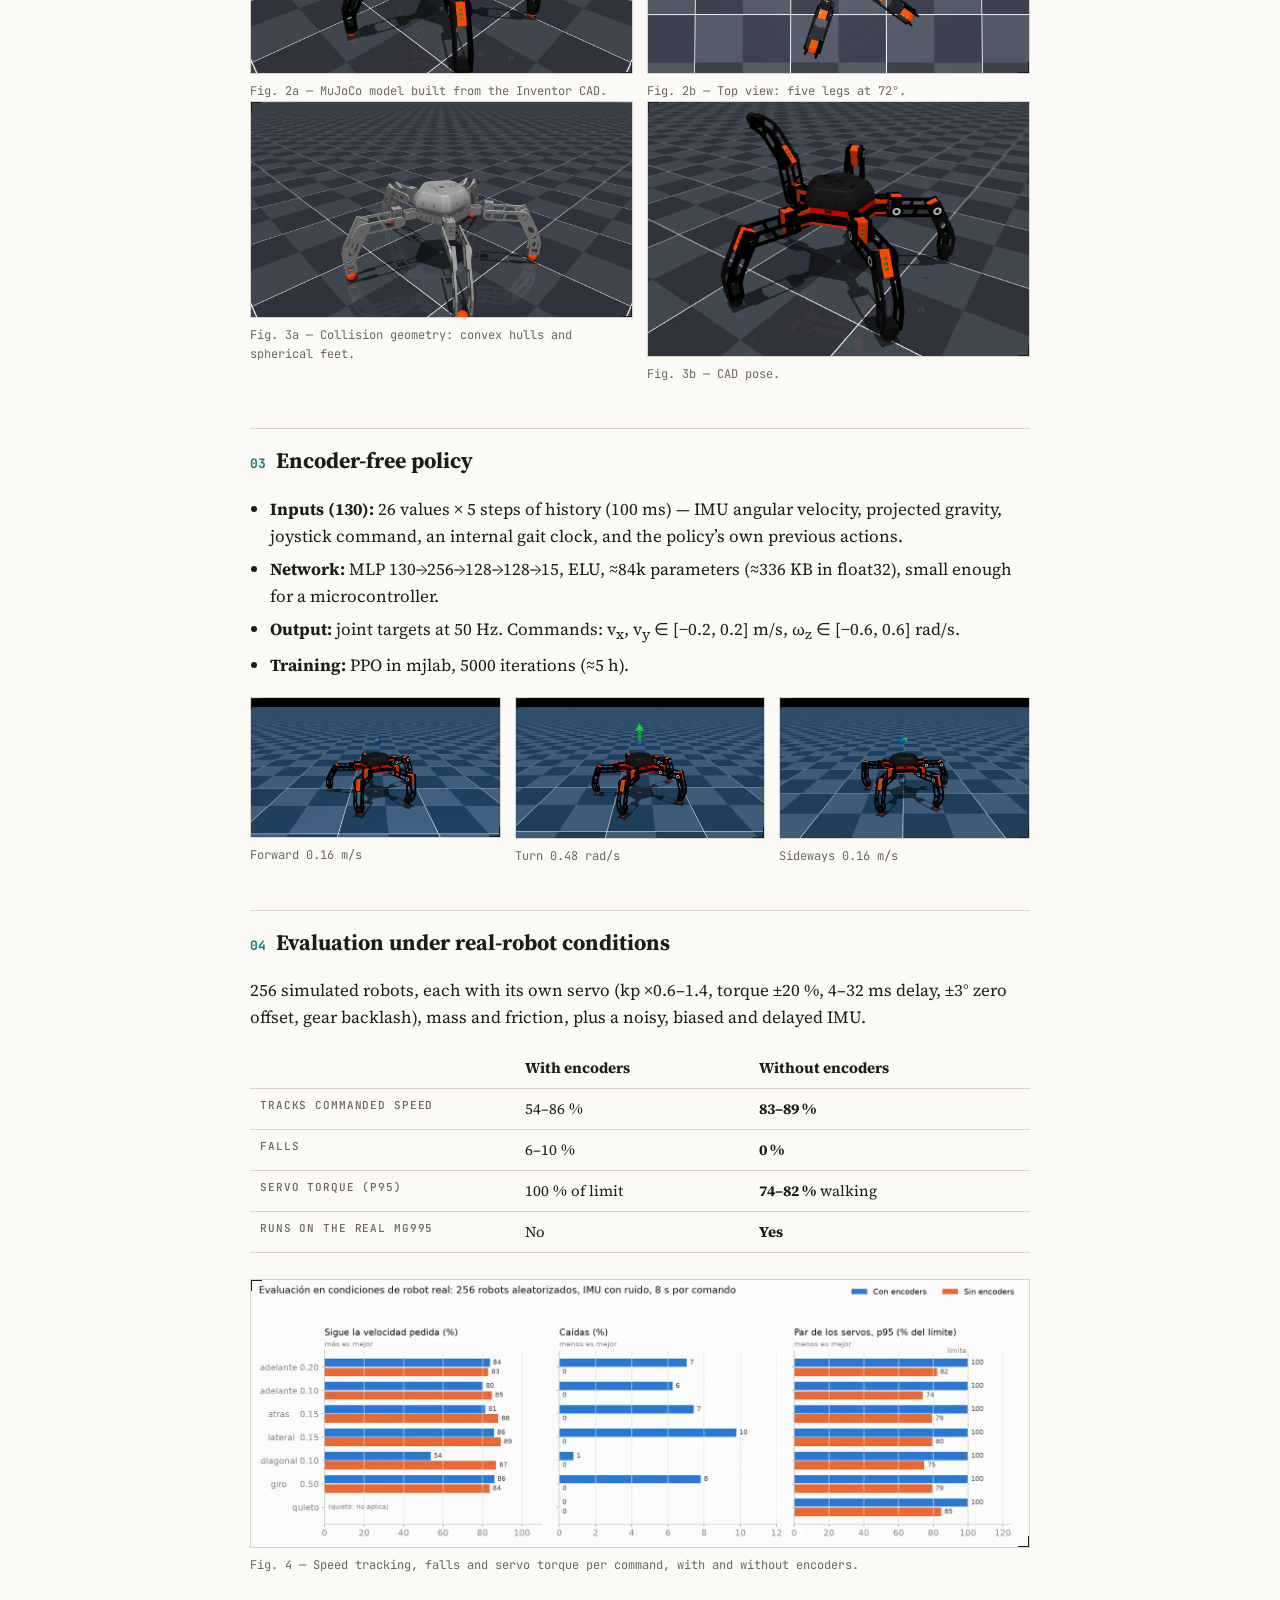
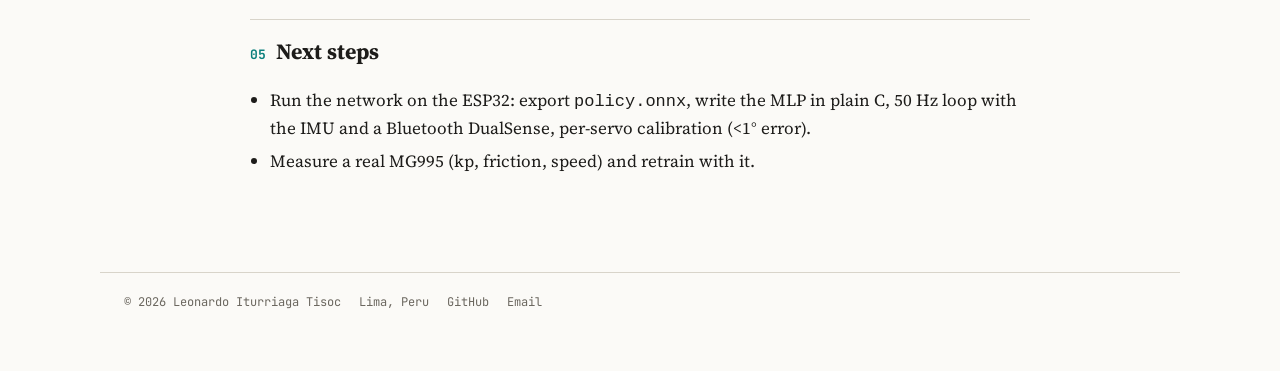
<file: projects/pentabot.html>
<!doctype html>
<html lang="en">
<head>
<meta charset="utf-8">
<meta name="viewport" content="width=device-width, initial-scale=1">
<title>Pentabot | Leonardo Iturriaga</title>
<meta name="description" content="A 15-DOF five-legged robot with hobby MG995 servos, which give no position feedback. I modeled it in MuJoCo from the CAD and trained a PPO policy that">
<link rel="preconnect" href="https://fonts.googleapis.com">
<link rel="preconnect" href="https://fonts.gstatic.com" crossorigin>
<link rel="stylesheet" href="https://fonts.googleapis.com/css2?family=JetBrains+Mono:wght@400;500;600&family=Source+Serif+4:opsz,wght@8..60,400;8..60,600&display=swap">
<link rel="stylesheet" href="../css/style.css">
<script src="../js/main.js"></script>
</head>
<body>
<header class="nav">
  <div class="nav-inner">
    <a class="brand" href="../index.html">L<span>.</span>ITURRIAGA</a>
    <nav class="nav-links" aria-label="Main navigation">
      <a href="../index.html">Home</a>
      <a href="../projects/index.html" class="active">Projects</a>
      <a href="../cv/index.html">CV</a>
    </nav>
    <button id="themeToggle" class="theme-toggle" type="button" aria-label="Toggle light/dark theme"><svg class="sun" width="16" height="16" viewBox="0 0 24 24" fill="none" stroke="currentColor" stroke-width="2"><circle cx="12" cy="12" r="4"/><path d="M12 2v2M12 20v2M4.9 4.9l1.4 1.4M17.7 17.7l1.4 1.4M2 12h2M20 12h2M4.9 19.1l1.4-1.4M17.7 6.3l1.4-1.4"/></svg><svg class="moon" width="16" height="16" viewBox="0 0 24 24" fill="none" stroke="currentColor" stroke-width="2"><path d="M21 12.8A9 9 0 1 1 11.2 3 7 7 0 0 0 21 12.8Z"/></svg></button>
  </div>
</header>

<main>
  <article class="article">
    <a class="back" href="index.html">&larr; ALL PROJECTS</a>
    <h1>Pentabot: Five-Legged Robot Trained to Walk Without Encoders</h1>
    <div class="meta" style="margin-top:12px"><span class="status wip">In progress</span></div>
    <p class="lead">A 15-DOF five-legged robot with hobby MG995 servos, which give no position feedback. I modeled it in MuJoCo from the CAD and trained a PPO policy that walks using only the IMU, the joystick command and its own past actions, so it can run on the real hardware.</p>
    <div class="tags"><span>LEGGED ROBOTS</span><span>REINFORCEMENT LEARNING</span><span>MUJOCO / MJLAB</span><span>ESP32</span><span>TEAM PROJECT</span></div>
    <p style="margin-top:16px;font-family:var(--mono);font-size:13px"><a href="https://github.com/leonarpro68-cmd/Pentabot" target="_blank" rel="noopener">Code and docs on GitHub &rarr; Pentabot</a></p>

    <figure>
      <div class="frame">
        <video autoplay muted loop playsinline preload="metadata" poster="../assets/video/pentabot-walk-poster.jpg" width="480" height="254" style="width:100%;height:auto;display:block">
          <source src="../assets/video/pentabot-walk.mp4" type="video/mp4">
        </video>
      </div>
      <figcaption>Fig. 1 &mdash; Encoder-free policy in simulation: standing &rarr; forward &rarr; turn &rarr; sideways.</figcaption>
    </figure>

    <h2><span class="n">01</span>The problem</h2>
    <p>The robot uses TowerPro MG995 hobby servos, which do not report their position. A standard locomotion policy needs joint positions and velocities as inputs, so it could never run on this hardware. The goal was a policy that walks with only what the real robot can measure.</p>

    <h2><span class="n">02</span>Specs</h2>
    <table class="specs">
      <tr><th>Legs</th><td>5, spaced 72&deg;</td></tr>
      <tr><th>Joints</th><td>15 &mdash; hip yaw, hip pitch and knee per leg</td></tr>
      <tr><th>Servos</th><td>TowerPro MG995 at 6&nbsp;V (stall &asymp;0.98&nbsp;N&middot;m, no position feedback)</td></tr>
      <tr><th>Model mass</th><td>2.47&nbsp;kg</td></tr>
      <tr><th>Standing torso height</th><td>0.196&nbsp;m</td></tr>
      <tr><th>Planned controller</th><td>ESP32 DevKit + PCA9685 + IMU, DualSense controller</td></tr>
    </table>
    <div class="fig-grid">
      <figure style="margin:0"><div class="frame"><img src="../assets/img/projects/pentabot-iso.webp" width="1200" height="675" alt="Pentabot MuJoCo model, isometric view" loading="lazy"></div><figcaption>Fig. 2a &mdash; MuJoCo model built from the Inventor CAD.</figcaption></figure>
      <figure style="margin:0"><div class="frame"><img src="../assets/img/projects/pentabot-arriba.webp" width="1200" height="675" alt="Pentabot, top view" loading="lazy"></div><figcaption>Fig. 2b &mdash; Top view: five legs at 72&deg;.</figcaption></figure>
    </div>
    <div class="fig-grid">
      <figure style="margin:0"><div class="frame"><img src="../assets/img/projects/pentabot-colisiones.webp" width="1200" height="675" alt="Collision geometry" loading="lazy"></div><figcaption>Fig. 3a &mdash; Collision geometry: convex hulls and spherical feet.</figcaption></figure>
      <figure style="margin:0"><div class="frame"><img src="../assets/img/projects/pentabot-render-cad.webp" width="1080" height="720" alt="CAD pose" loading="lazy"></div><figcaption>Fig. 3b &mdash; CAD pose.</figcaption></figure>
    </div>

    <h2><span class="n">03</span>Encoder-free policy</h2>
    <ul>
      <li><b>Inputs (130):</b> 26 values &times; 5 steps of history (100&nbsp;ms) &mdash; IMU angular velocity, projected gravity, joystick command, an internal gait clock, and the policy&rsquo;s own previous actions.</li>
      <li><b>Network:</b> MLP 130&rarr;256&rarr;128&rarr;128&rarr;15, ELU, &asymp;84k parameters (&asymp;336&nbsp;KB in float32), small enough for a microcontroller.</li>
      <li><b>Output:</b> joint targets at 50&nbsp;Hz. Commands: v<sub>x</sub>, v<sub>y</sub> &isin; [&minus;0.2, 0.2]&nbsp;m/s, &omega;<sub>z</sub> &isin; [&minus;0.6, 0.6]&nbsp;rad/s.</li>
      <li><b>Training:</b> PPO in mjlab, 5000 iterations (&asymp;5&nbsp;h).</li>
    </ul>
    <div class="fig-grid" style="grid-template-columns:repeat(3,1fr)">
      <figure style="margin:0"><div class="frame"><img src="../assets/img/projects/pentabot-gait-avance.webp" width="960" height="540" alt="Forward gait" loading="lazy"></div><figcaption>Forward 0.16&nbsp;m/s</figcaption></figure>
      <figure style="margin:0"><div class="frame"><img src="../assets/img/projects/pentabot-gait-giro.webp" width="960" height="540" alt="Turning gait" loading="lazy"></div><figcaption>Turn 0.48&nbsp;rad/s</figcaption></figure>
      <figure style="margin:0"><div class="frame"><img src="../assets/img/projects/pentabot-gait-lateral.webp" width="960" height="540" alt="Sideways gait" loading="lazy"></div><figcaption>Sideways 0.16&nbsp;m/s</figcaption></figure>
    </div>

    <h2><span class="n">04</span>Evaluation under real-robot conditions</h2>
    <p>256 simulated robots, each with its own servo (kp &times;0.6&ndash;1.4, torque &plusmn;20&nbsp;%, 4&ndash;32&nbsp;ms delay, &plusmn;3&deg; zero offset, gear backlash), mass and friction, plus a noisy, biased and delayed IMU.</p>
    <table class="specs">
      <tr><th></th><td><b>With encoders</b></td><td><b>Without encoders</b></td></tr>
      <tr><th>Tracks commanded speed</th><td>54&ndash;86&nbsp;%</td><td><b>83&ndash;89&nbsp;%</b></td></tr>
      <tr><th>Falls</th><td>6&ndash;10&nbsp;%</td><td><b>0&nbsp;%</b></td></tr>
      <tr><th>Servo torque (p95)</th><td>100&nbsp;% of limit</td><td><b>74&ndash;82&nbsp;%</b> walking</td></tr>
      <tr><th>Runs on the real MG995</th><td>No</td><td><b>Yes</b></td></tr>
    </table>
    <figure>
      <div class="frame"><img src="../assets/img/projects/pentabot-eval.webp" width="1600" height="549" alt="Evaluation charts with and without encoders" loading="lazy"></div>
      <figcaption>Fig. 4 &mdash; Speed tracking, falls and servo torque per command, with and without encoders.</figcaption>
    </figure>

    <h2><span class="n">05</span>Next steps</h2>
    <ul>
      <li>Run the network on the ESP32: export <code>policy.onnx</code>, write the MLP in plain C, 50&nbsp;Hz loop with the IMU and a Bluetooth DualSense, per-servo calibration (&lt;1&deg; error).</li>
      <li>Measure a real MG995 (kp, friction, speed) and retrain with it.</li>
    </ul>

  </article>

</main>

<footer class="footer">
  <span>&copy; <span id="year">2026</span> Leonardo Iturriaga Tisoc</span>
  <span>Lima, Peru</span>
  <a href="https://github.com/leonarpro68-cmd" target="_blank" rel="noopener">GitHub</a>
  <a href="mailto:leonarpro68@gmail.com">Email</a>
</footer>
<div class="walker" id="walker" aria-hidden="true"><svg viewBox="0 0 60 100" width="38" height="63">
  <g fill="none" stroke="currentColor" stroke-width="2.4" stroke-linecap="round" stroke-linejoin="round">
    <g class="leg leg-back" opacity=".45">
      <path d="M30 46 L31 61 L29 75"/>
      <rect x="26" y="73" width="7" height="6" rx="1"/>
      <g class="foot"><rect x="21" y="79" width="20" height="4" rx="2" fill="currentColor"/><g class="flame" stroke="none"><path d="M23 84 Q25 91 27 97 Q29 91 31 84 Z" fill="#ff9a1f"/><path d="M33 84 Q35 89 37 95 Q39 89 41 84 Z" fill="#ff9a1f"/><path d="M24.5 84 Q26 88 27 91 Q28 88 29.5 84 Z" fill="#ffe14d"/><path d="M34.5 84 Q36 87 37 89.5 Q38 87 39.5 84 Z" fill="#ffe14d"/></g></g>
    </g>
    <g class="body">
      <path d="M24 9V4h12v5"/>
      <rect x="19" y="9" width="22" height="22" rx="2"/>
      <path d="M19 16h22M19 23h22M26 9v22M34 9v22" stroke-width="1.2"/>
      <rect x="17" y="31" width="26" height="9" rx="1.5" fill="currentColor"/>
      <rect x="26" y="40" width="8" height="6" rx="1"/>
    </g>
    <g class="leg leg-front">
      <path d="M30 46 L31 61 L29 75"/>
      <rect x="26" y="73" width="7" height="6" rx="1"/>
      <g class="foot"><rect x="21" y="79" width="20" height="4" rx="2" fill="currentColor"/><g class="flame" stroke="none"><path d="M23 84 Q25 91 27 97 Q29 91 31 84 Z" fill="#ff9a1f"/><path d="M33 84 Q35 89 37 95 Q39 89 41 84 Z" fill="#ff9a1f"/><path d="M24.5 84 Q26 88 27 91 Q28 88 29.5 84 Z" fill="#ffe14d"/><path d="M34.5 84 Q36 87 37 89.5 Q38 87 39.5 84 Z" fill="#ffe14d"/></g></g>
    </g>
  </g>
</svg></div>
</body>
</html>
</file>
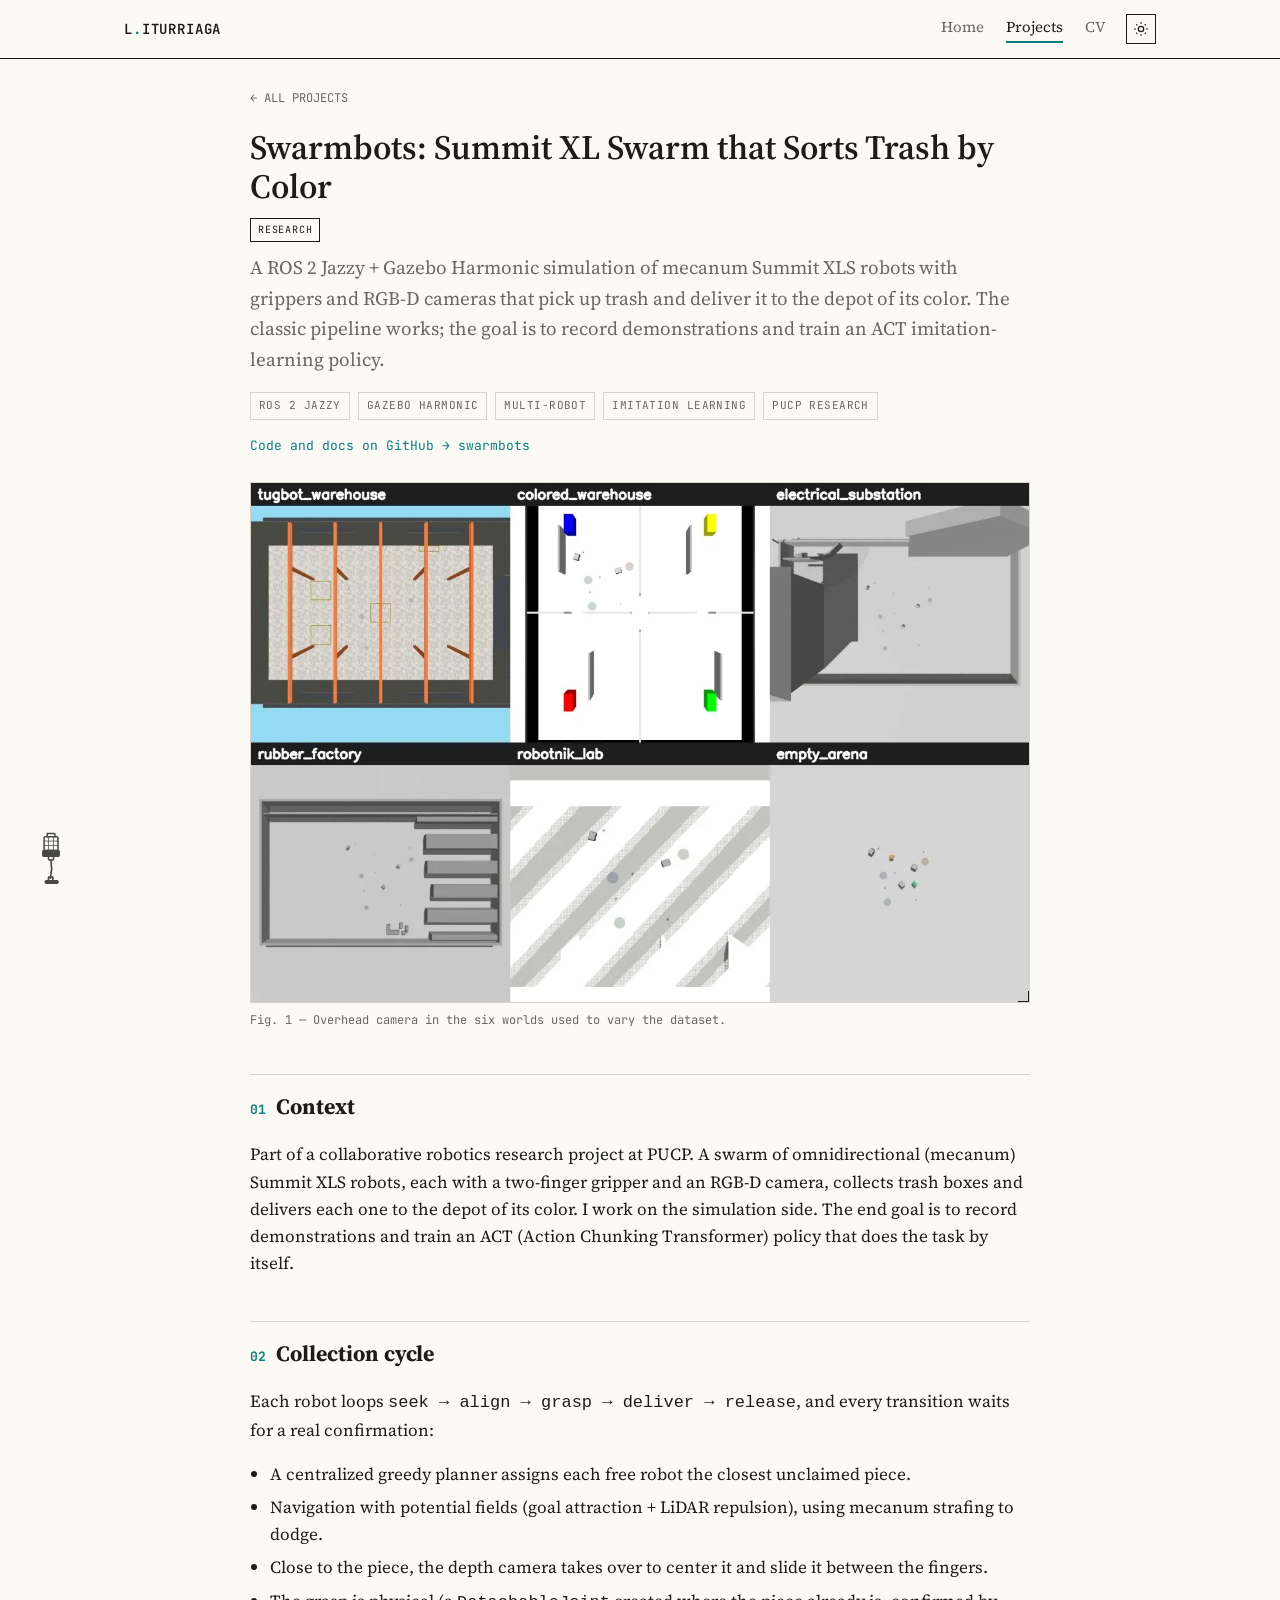
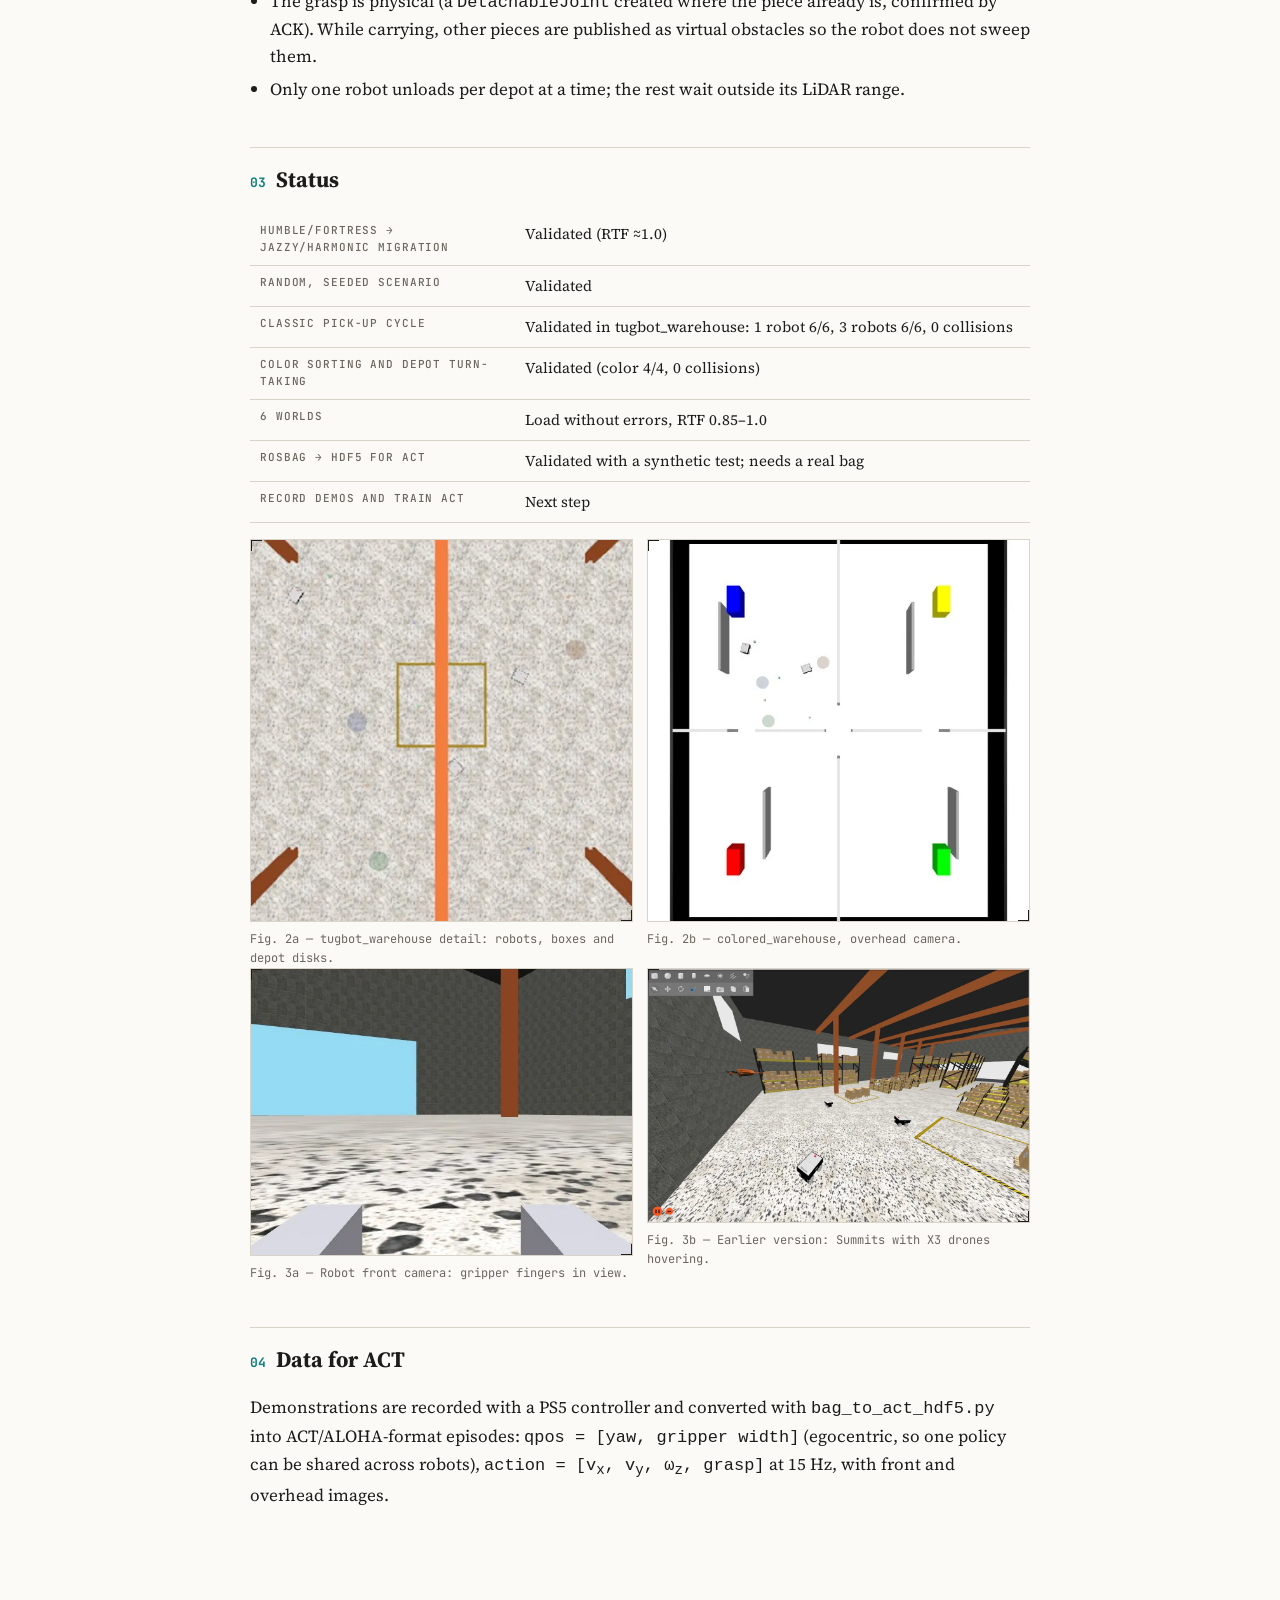
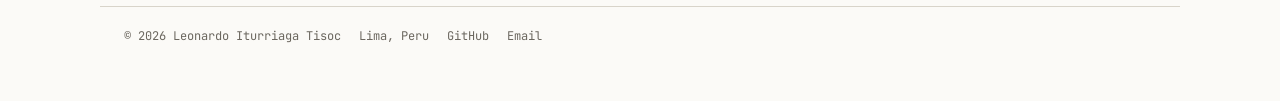
<file: projects/swarm.html>
<!doctype html>
<html lang="en">
<head>
<meta charset="utf-8">
<meta name="viewport" content="width=device-width, initial-scale=1">
<title>Swarmbots | Leonardo Iturriaga</title>
<meta name="description" content="A ROS 2 Jazzy + Gazebo Harmonic simulation of mecanum Summit XLS robots with grippers and RGB-D cameras that pick up trash and deliver it to the depot">
<link rel="preconnect" href="https://fonts.googleapis.com">
<link rel="preconnect" href="https://fonts.gstatic.com" crossorigin>
<link rel="stylesheet" href="https://fonts.googleapis.com/css2?family=JetBrains+Mono:wght@400;500;600&family=Source+Serif+4:opsz,wght@8..60,400;8..60,600&display=swap">
<link rel="stylesheet" href="../css/style.css">
<script src="../js/main.js"></script>
</head>
<body>
<header class="nav">
  <div class="nav-inner">
    <a class="brand" href="../index.html">L<span>.</span>ITURRIAGA</a>
    <nav class="nav-links" aria-label="Main navigation">
      <a href="../index.html">Home</a>
      <a href="../projects/index.html" class="active">Projects</a>
      <a href="../cv/index.html">CV</a>
    </nav>
    <button id="themeToggle" class="theme-toggle" type="button" aria-label="Toggle light/dark theme"><svg class="sun" width="16" height="16" viewBox="0 0 24 24" fill="none" stroke="currentColor" stroke-width="2"><circle cx="12" cy="12" r="4"/><path d="M12 2v2M12 20v2M4.9 4.9l1.4 1.4M17.7 17.7l1.4 1.4M2 12h2M20 12h2M4.9 19.1l1.4-1.4M17.7 6.3l1.4-1.4"/></svg><svg class="moon" width="16" height="16" viewBox="0 0 24 24" fill="none" stroke="currentColor" stroke-width="2"><path d="M21 12.8A9 9 0 1 1 11.2 3 7 7 0 0 0 21 12.8Z"/></svg></button>
  </div>
</header>

<main>
  <article class="article">
    <a class="back" href="index.html">&larr; ALL PROJECTS</a>
    <h1>Swarmbots: Summit XL Swarm that Sorts Trash by Color</h1>
    <div class="meta" style="margin-top:12px"><span class="status research">Research</span></div>
    <p class="lead">A ROS&nbsp;2 Jazzy + Gazebo Harmonic simulation of mecanum Summit XLS robots with grippers and RGB-D cameras that pick up trash and deliver it to the depot of its color. The classic pipeline works; the goal is to record demonstrations and train an ACT imitation-learning policy.</p>
    <div class="tags"><span>ROS 2 JAZZY</span><span>GAZEBO HARMONIC</span><span>MULTI-ROBOT</span><span>IMITATION LEARNING</span><span>PUCP RESEARCH</span></div>
    <p style="margin-top:16px;font-family:var(--mono);font-size:13px"><a href="https://github.com/leonarpro68-cmd/swarmbots" target="_blank" rel="noopener">Code and docs on GitHub &rarr; swarmbots</a></p>

    <figure>
      <div class="frame"><img src="../assets/img/projects/swarm-worlds.webp" width="1200" height="800" alt="Overhead camera of the six simulation worlds" loading="lazy"></div>
      <figcaption>Fig. 1 &mdash; Overhead camera in the six worlds used to vary the dataset.</figcaption>
    </figure>

    <h2><span class="n">01</span>Context</h2>
    <p>Part of a collaborative robotics research project at PUCP. A swarm of omnidirectional (mecanum) Summit XLS robots, each with a two-finger gripper and an RGB-D camera, collects trash boxes and delivers each one to the depot of its color. I work on the simulation side. The end goal is to record demonstrations and train an ACT (Action Chunking Transformer) policy that does the task by itself.</p>

    <h2><span class="n">02</span>Collection cycle</h2>
    <p>Each robot loops <code>seek &rarr; align &rarr; grasp &rarr; deliver &rarr; release</code>, and every transition waits for a real confirmation:</p>
    <ul>
      <li>A centralized greedy planner assigns each free robot the closest unclaimed piece.</li>
      <li>Navigation with potential fields (goal attraction + LiDAR repulsion), using mecanum strafing to dodge.</li>
      <li>Close to the piece, the depth camera takes over to center it and slide it between the fingers.</li>
      <li>The grasp is physical (a <code>DetachableJoint</code> created where the piece already is, confirmed by ACK). While carrying, other pieces are published as virtual obstacles so the robot does not sweep them.</li>
      <li>Only one robot unloads per depot at a time; the rest wait outside its LiDAR range.</li>
    </ul>

    <h2><span class="n">03</span>Status</h2>
    <table class="specs">
      <tr><th>Humble/Fortress &rarr; Jazzy/Harmonic migration</th><td>Validated (RTF &asymp;1.0)</td></tr>
      <tr><th>Random, seeded scenario</th><td>Validated</td></tr>
      <tr><th>Classic pick-up cycle</th><td>Validated in tugbot_warehouse: 1 robot 6/6, 3 robots 6/6, 0 collisions</td></tr>
      <tr><th>Color sorting and depot turn-taking</th><td>Validated (color 4/4, 0 collisions)</td></tr>
      <tr><th>6 worlds</th><td>Load without errors, RTF 0.85&ndash;1.0</td></tr>
      <tr><th>rosbag &rarr; HDF5 for ACT</th><td>Validated with a synthetic test; needs a real bag</td></tr>
      <tr><th>Record demos and train ACT</th><td>Next step</td></tr>
    </table>
    <div class="fig-grid">
      <figure style="margin:0"><div class="frame"><img src="../assets/img/projects/swarm-tugbot-warehouse-zoom.webp" width="600" height="600" alt="Overhead detail with robots, boxes and depots" loading="lazy"></div><figcaption>Fig. 2a &mdash; tugbot_warehouse detail: robots, boxes and depot disks.</figcaption></figure>
      <figure style="margin:0"><div class="frame"><img src="../assets/img/projects/swarm-colored-warehouse-overhead.webp" width="600" height="600" alt="Colored warehouse overhead" loading="lazy"></div><figcaption>Fig. 2b &mdash; colored_warehouse, overhead camera.</figcaption></figure>
    </div>
    <div class="fig-grid">
      <figure style="margin:0"><div class="frame"><img src="../assets/img/projects/swarm-tugbot-warehouse-front.webp" width="640" height="480" alt="Front camera of a robot showing the gripper fingers" loading="lazy"></div><figcaption>Fig. 3a &mdash; Robot front camera: gripper fingers in view.</figcaption></figure>
      <figure style="margin:0"><div class="frame"><img src="../assets/img/projects/swarm-summits-drones.webp" width="1200" height="796" alt="Summits and X3 drones in the warehouse" loading="lazy"></div><figcaption>Fig. 3b &mdash; Earlier version: Summits with X3 drones hovering.</figcaption></figure>
    </div>

    <h2><span class="n">04</span>Data for ACT</h2>
    <p>Demonstrations are recorded with a PS5 controller and converted with <code>bag_to_act_hdf5.py</code> into ACT/ALOHA-format episodes: <code>qpos = [yaw, gripper width]</code> (egocentric, so one policy can be shared across robots), <code>action = [v<sub>x</sub>, v<sub>y</sub>, &omega;<sub>z</sub>, grasp]</code> at 15&nbsp;Hz, with front and overhead images.</p>

  </article>

</main>

<footer class="footer">
  <span>&copy; <span id="year">2026</span> Leonardo Iturriaga Tisoc</span>
  <span>Lima, Peru</span>
  <a href="https://github.com/leonarpro68-cmd" target="_blank" rel="noopener">GitHub</a>
  <a href="mailto:leonarpro68@gmail.com">Email</a>
</footer>
<div class="walker" id="walker" aria-hidden="true"><svg viewBox="0 0 60 100" width="38" height="63">
  <g fill="none" stroke="currentColor" stroke-width="2.4" stroke-linecap="round" stroke-linejoin="round">
    <g class="leg leg-back" opacity=".45">
      <path d="M30 46 L31 61 L29 75"/>
      <rect x="26" y="73" width="7" height="6" rx="1"/>
      <g class="foot"><rect x="21" y="79" width="20" height="4" rx="2" fill="currentColor"/><g class="flame" stroke="none"><path d="M23 84 Q25 91 27 97 Q29 91 31 84 Z" fill="#ff9a1f"/><path d="M33 84 Q35 89 37 95 Q39 89 41 84 Z" fill="#ff9a1f"/><path d="M24.5 84 Q26 88 27 91 Q28 88 29.5 84 Z" fill="#ffe14d"/><path d="M34.5 84 Q36 87 37 89.5 Q38 87 39.5 84 Z" fill="#ffe14d"/></g></g>
    </g>
    <g class="body">
      <path d="M24 9V4h12v5"/>
      <rect x="19" y="9" width="22" height="22" rx="2"/>
      <path d="M19 16h22M19 23h22M26 9v22M34 9v22" stroke-width="1.2"/>
      <rect x="17" y="31" width="26" height="9" rx="1.5" fill="currentColor"/>
      <rect x="26" y="40" width="8" height="6" rx="1"/>
    </g>
    <g class="leg leg-front">
      <path d="M30 46 L31 61 L29 75"/>
      <rect x="26" y="73" width="7" height="6" rx="1"/>
      <g class="foot"><rect x="21" y="79" width="20" height="4" rx="2" fill="currentColor"/><g class="flame" stroke="none"><path d="M23 84 Q25 91 27 97 Q29 91 31 84 Z" fill="#ff9a1f"/><path d="M33 84 Q35 89 37 95 Q39 89 41 84 Z" fill="#ff9a1f"/><path d="M24.5 84 Q26 88 27 91 Q28 88 29.5 84 Z" fill="#ffe14d"/><path d="M34.5 84 Q36 87 37 89.5 Q38 87 39.5 84 Z" fill="#ffe14d"/></g></g>
    </g>
  </g>
</svg></div>
</body>
</html>
</file>
<file: css/style.css>
/* ============================================================
   Leonardo Iturriaga — portfolio
   Plain CSS, no build step. Edit tokens below to retheme.
   ============================================================ */

:root {
  --bg: #fbfaf7;
  --surface: #f2f0ea;
  --ink: #1d1c1a;
  --muted: #6b675f;
  --line: #d8d4ca;
  --line-strong: #1d1c1a;
  --accent: #0a7f7c;          /* turquoise */
  --accent-soft: #dff5f3;
  --grid: rgba(29, 28, 26, 0.045);
  --serif: 'Source Serif 4', Georgia, 'Times New Roman', serif;
  --mono: 'JetBrains Mono', ui-monospace, Menlo, Consolas, monospace;
}

:root[data-theme="dark"] {
  --bg: #15171a;
  --surface: #1d2024;
  --ink: #ecebe6;
  --muted: #9a978f;
  --line: #33373d;
  --line-strong: #d6d4cd;
  --accent: #40e0d0;
  --accent-soft: #123331;
  --grid: rgba(236, 235, 230, 0.04);
}

* { box-sizing: border-box; }
html { color-scheme: light; }
html[data-theme="dark"] { color-scheme: dark; }

body {
  margin: 0;
  background: var(--bg);
  color: var(--ink);
  font-family: var(--serif);
  font-size: 17px;
  line-height: 1.6;
  -webkit-font-smoothing: antialiased;
  overflow-x: hidden;
}

a { color: inherit; text-decoration: none; }
p a, li a, .prose a { color: var(--accent); }
p a:hover, li a:hover, .prose a:hover { text-decoration: underline; }
img { max-width: 100%; height: auto; display: block; }

/* ---------- nav ---------- */
.nav {
  position: sticky; top: 0; z-index: 20;
  background: var(--bg);
  border-bottom: 1px solid var(--line-strong);
}
.nav-inner {
  max-width: 1080px; margin: 0 auto;
  display: flex; align-items: center; gap: 20px;
  padding: 14px 24px;
}
.brand {
  font-family: var(--mono); font-weight: 600; font-size: 14px;
  letter-spacing: 0.06em; margin-right: auto;
}
.brand span { color: var(--accent); }
.nav-links { display: flex; gap: 22px; font-size: 15px; }
.nav-links a { color: var(--muted); padding-bottom: 2px; border-bottom: 2px solid transparent; }
.nav-links a:hover { color: var(--ink); }
.nav-links a.active { color: var(--ink); border-bottom-color: var(--accent); }

.theme-toggle {
  width: 30px; height: 30px; flex-shrink: 0;
  display: grid; place-items: center;
  background: transparent; color: var(--ink);
  border: 1px solid var(--line-strong); cursor: pointer;
}
.theme-toggle:hover { background: var(--surface); }
.theme-toggle .moon { display: none; }
:root[data-theme="dark"] .theme-toggle .sun { display: none; }
:root[data-theme="dark"] .theme-toggle .moon { display: block; }

@media (max-width: 520px) {
  .nav-inner { padding: 10px 16px; gap: 12px; }
  .brand { font-size: 12px; }
  .nav-links { gap: 12px; font-size: 13px; }
}

/* ---------- layout ---------- */
main { max-width: 1080px; margin: 0 auto; padding: 0 24px 40px; }
@media (max-width: 520px) { main { padding: 0 16px 32px; } }

.section { margin-top: 36px; }

.label {
  font-family: var(--mono); font-size: 11px; font-weight: 500;
  letter-spacing: 0.1em; text-transform: uppercase; color: var(--muted);
  margin: 0 0 14px;
}

/* ---------- "drawing frame": box with corner registration marks ---------- */
.frame {
  position: relative;
  border: 1px solid var(--line);
  background: var(--bg);
}
.frame::before, .frame::after {
  content: ""; position: absolute; width: 10px; height: 10px;
  border-color: var(--line-strong); border-style: solid; pointer-events: none;
}
.frame::before { top: -1px; left: -1px; border-width: 2px 0 0 2px; }
.frame::after  { bottom: -1px; right: -1px; border-width: 0 2px 2px 0; }
.frame-body { padding: 26px 28px; }
@media (max-width: 520px) { .frame-body { padding: 20px 18px; } }

/* ---------- home hero ---------- */
.hero {
  display: grid; grid-template-columns: 280px 1fr; gap: 28px;
  margin-top: 40px;
}
@media (max-width: 760px) { .hero { grid-template-columns: 1fr; } }

.hero-figure {
  background-color: var(--surface);
  background-image:
    linear-gradient(var(--grid) 1px, transparent 1px),
    linear-gradient(90deg, var(--grid) 1px, transparent 1px);
  background-size: 16px 16px;
  display: grid; place-items: center;
  min-height: 300px; overflow: hidden;
}
.hero-figure img { width: 100%; height: 100%; object-fit: cover; }
.hero-figure .caption {
  position: absolute; left: 10px; bottom: 8px;
  font-family: var(--mono); font-size: 10px; color: var(--muted); letter-spacing: 0.06em;
}

h1 { font-size: 34px; line-height: 1.15; margin: 0 0 6px; font-weight: 600; }
.role { font-family: var(--mono); font-size: 13px; color: var(--muted); margin-bottom: 18px; }

.tags { display: flex; flex-wrap: wrap; gap: 8px; margin-top: 18px; }
.tags span {
  font-family: var(--mono); font-size: 11px; letter-spacing: 0.04em;
  padding: 4px 8px; border: 1px solid var(--line); color: var(--muted);
}

.contact-bar {
  display: flex; flex-wrap: wrap; gap: 10px 36px;
  padding: 16px 28px; margin-top: 28px;
  font-family: var(--mono); font-size: 13px;
}
.contact-bar .k { color: var(--muted); margin-right: 6px; }
.contact-bar a:hover { color: var(--accent); }

/* ---------- page head ---------- */
.page-head { margin-top: 44px; max-width: 760px; }
.page-head p { color: var(--muted); margin: 8px 0 0; }

/* ---------- project list ---------- */
.project-list { display: grid; gap: 22px; margin-top: 30px; }
.project-row {
  display: grid; grid-template-columns: 200px 1fr; gap: 0;
  transition: border-color .15s, transform .15s;
}
.project-row:hover { border-color: var(--line-strong); transform: translateY(-2px); }
.project-row:hover h3 { color: var(--accent); }
.project-row .thumb {
  border-right: 1px solid var(--line);
  background-color: var(--surface);
  background-image:
    linear-gradient(var(--grid) 1px, transparent 1px),
    linear-gradient(90deg, var(--grid) 1px, transparent 1px);
  background-size: 14px 14px;
  display: grid; place-items: center; min-height: 180px; overflow: hidden;
}
.project-row .thumb img { width: 100%; height: 100%; object-fit: cover; }
.project-row .thumb svg { width: 72px; height: 72px; color: var(--muted); }
.project-row h3 { margin: 0 0 8px; font-size: 21px; line-height: 1.3; transition: color .15s; }
.project-row p { margin: 0; color: var(--muted); font-size: 16px; }
.meta { display: flex; flex-wrap: wrap; gap: 8px; margin-bottom: 10px; }
@media (max-width: 640px) {
  .project-row { grid-template-columns: 1fr; }
  .project-row .thumb { border-right: 0; border-bottom: 1px solid var(--line); min-height: 200px; }
}

.status {
  font-family: var(--mono); font-size: 10px; letter-spacing: 0.08em; text-transform: uppercase;
  padding: 3px 7px; border: 1px solid currentColor;
}
.status.wip { color: var(--accent); }
.status.done { color: var(--muted); }
.status.research { color: var(--ink); }

/* ---------- project article ---------- */
.article { max-width: 780px; margin: 0 auto; }
.article .back { display: inline-block; margin-top: 30px; font-family: var(--mono); font-size: 12px; color: var(--muted); }
.article .back:hover { color: var(--accent); }
.article h1 { margin-top: 18px; }
.article .lead { font-size: 19px; color: var(--muted); margin: 10px 0 0; }
.article h2 {
  font-size: 22px; margin: 44px 0 12px; padding-top: 14px;
  border-top: 1px solid var(--line);
}
.article h2 .n { font-family: var(--mono); font-size: 13px; color: var(--accent); margin-right: 10px; }
.article ul { padding-left: 20px; }
.article li { margin-bottom: 6px; }

.specs {
  width: 100%; border-collapse: collapse; margin: 16px 0;
  font-size: 15px;
}
.specs th, .specs td { text-align: left; padding: 8px 10px; border-bottom: 1px solid var(--line); vertical-align: top; }
.specs th { font-family: var(--mono); font-size: 11px; font-weight: 500; letter-spacing: .08em; text-transform: uppercase; color: var(--muted); width: 34%; }

figure { margin: 26px 0; }
figure .frame { overflow: hidden; }
figcaption { font-family: var(--mono); font-size: 12px; color: var(--muted); margin-top: 8px; }
.fig-grid { display: grid; grid-template-columns: 1fr 1fr; gap: 14px; }
@media (max-width: 600px) { .fig-grid { grid-template-columns: 1fr; } }

.todo {
  border: 1px dashed var(--accent); background: var(--accent-soft);
  padding: 12px 16px; font-family: var(--mono); font-size: 12px; color: var(--ink);
}

/* ---------- CV ---------- */
.cv-entry { display: grid; grid-template-columns: 150px 1fr; gap: 16px; padding: 14px 0; border-bottom: 1px solid var(--line); }
.cv-entry:last-child { border-bottom: 0; }
.cv-entry .when { font-family: var(--mono); font-size: 12px; color: var(--muted); padding-top: 3px; }
.cv-entry h3 { margin: 0; font-size: 18px; }
.cv-entry p { margin: 4px 0 0; color: var(--muted); font-size: 15px; }
@media (max-width: 560px) { .cv-entry { grid-template-columns: 1fr; gap: 2px; } }

/* ---------- footer ---------- */
.footer {
  border-top: 1px solid var(--line);
  max-width: 1080px; margin: 40px auto 0; padding: 20px 24px 60px;
  font-family: var(--mono); font-size: 12px; color: var(--muted);
  display: flex; flex-wrap: wrap; gap: 8px 18px;
}

/* ---------- walking biped mascot (nod to the Bipedo project) ---------- */
.walker {
  position: fixed; left: 0; bottom: 6px; z-index: 5; width: 38px; height: 63px;
  color: var(--ink); opacity: .8; pointer-events: none;
  transform-origin: 100% 100%; will-change: transform;
  transform: translate(-80px, 0);
}
.walker svg { display: block; overflow: visible; }
.walker .leg { transform-origin: 30px 46px; }
.walker .foot { transform-origin: 29px 79px; }
.walker.walking .leg { animation: swing 1s ease-in-out infinite; }
.walker.walking .foot { animation: foot 1s ease-in-out infinite; }
.walker.walking .leg-back, .walker.walking .leg-back .foot { animation-delay: -0.5s; }
.walker.walking .body { animation: bob 0.5s ease-in-out infinite alternate; }
.walker .flame { opacity: 0; transform-origin: 32px 84px; transform: scaleY(0); transition: opacity .15s, transform .25s; }
.walker.ignite .flame { opacity: .9; transform: scaleY(.8); animation: flicker .09s steps(2) infinite alternate; }
.walker.thrust .flame { opacity: 1; transform: scaleY(1.9); animation: flicker .06s steps(2) infinite alternate; }
@keyframes swing { 0%,100% { transform: rotate(-18deg); } 50% { transform: rotate(18deg); } }
@keyframes foot  { 0%,100% { transform: rotate(18deg); }  50% { transform: rotate(-18deg); } }
@keyframes bob { from { transform: translateY(0); } to { transform: translateY(-1.5px); } }
@keyframes flicker { from { filter: brightness(1) drop-shadow(0 0 2px #ff8a00); } to { filter: brightness(1.4) drop-shadow(0 0 4px #ffb000); } }
@media (prefers-reduced-motion: reduce) { .walker { display: none; } }
@media (max-width: 520px) { .walker { display: none; } }

/* size limits for tall photos */
.photo { max-width: 480px; }
@media (max-width: 760px) {
  .hero-figure { max-height: 380px; }
  .hero-figure img { object-position: center 20%; }
}

/* download button */
.btn {
  display: inline-block; font-family: var(--mono); font-size: 13px; letter-spacing: .04em;
  padding: 8px 14px; border: 1px solid var(--line-strong); color: var(--ink) !important; text-decoration: none !important;
  transition: background .15s, color .15s;
}
.btn:hover { background: var(--ink); color: var(--bg) !important; }
.cv-entry h3 a { color: inherit; }
.cv-entry h3 a:hover { color: var(--accent); }
</file>
